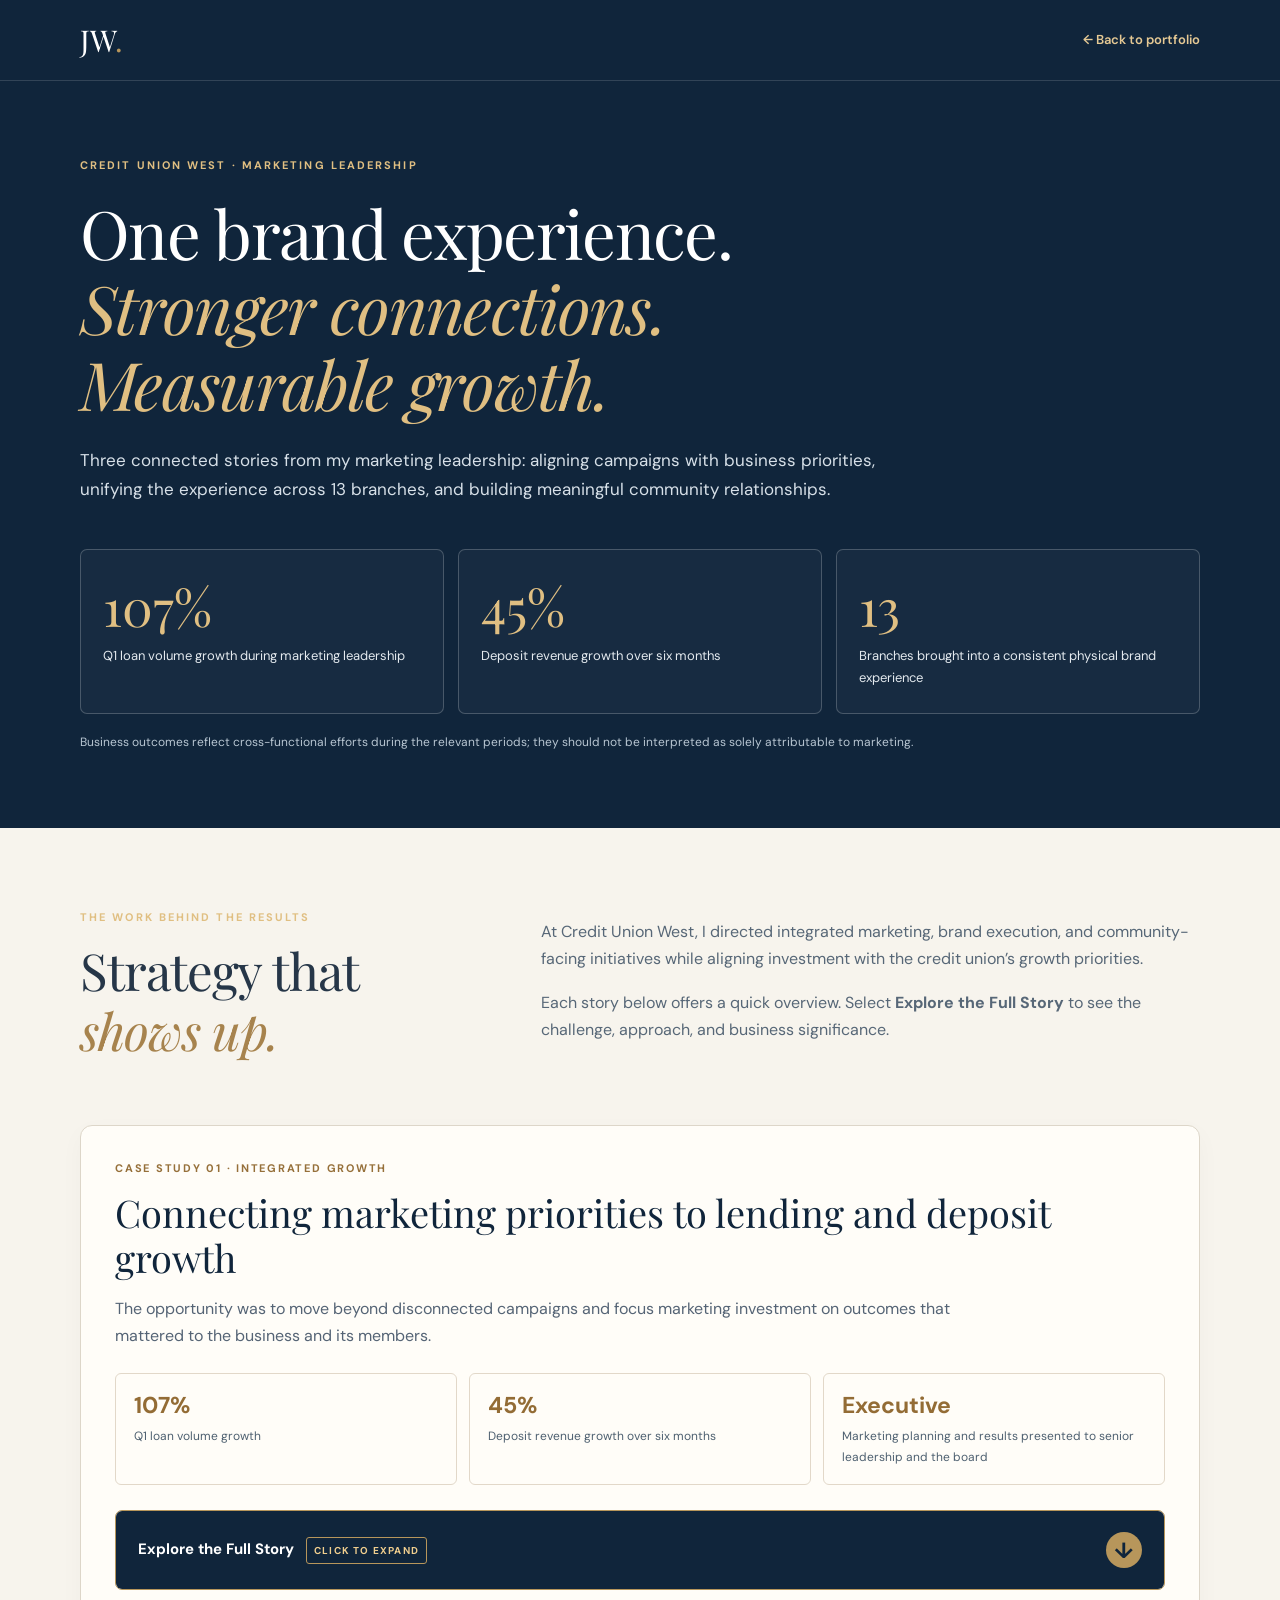
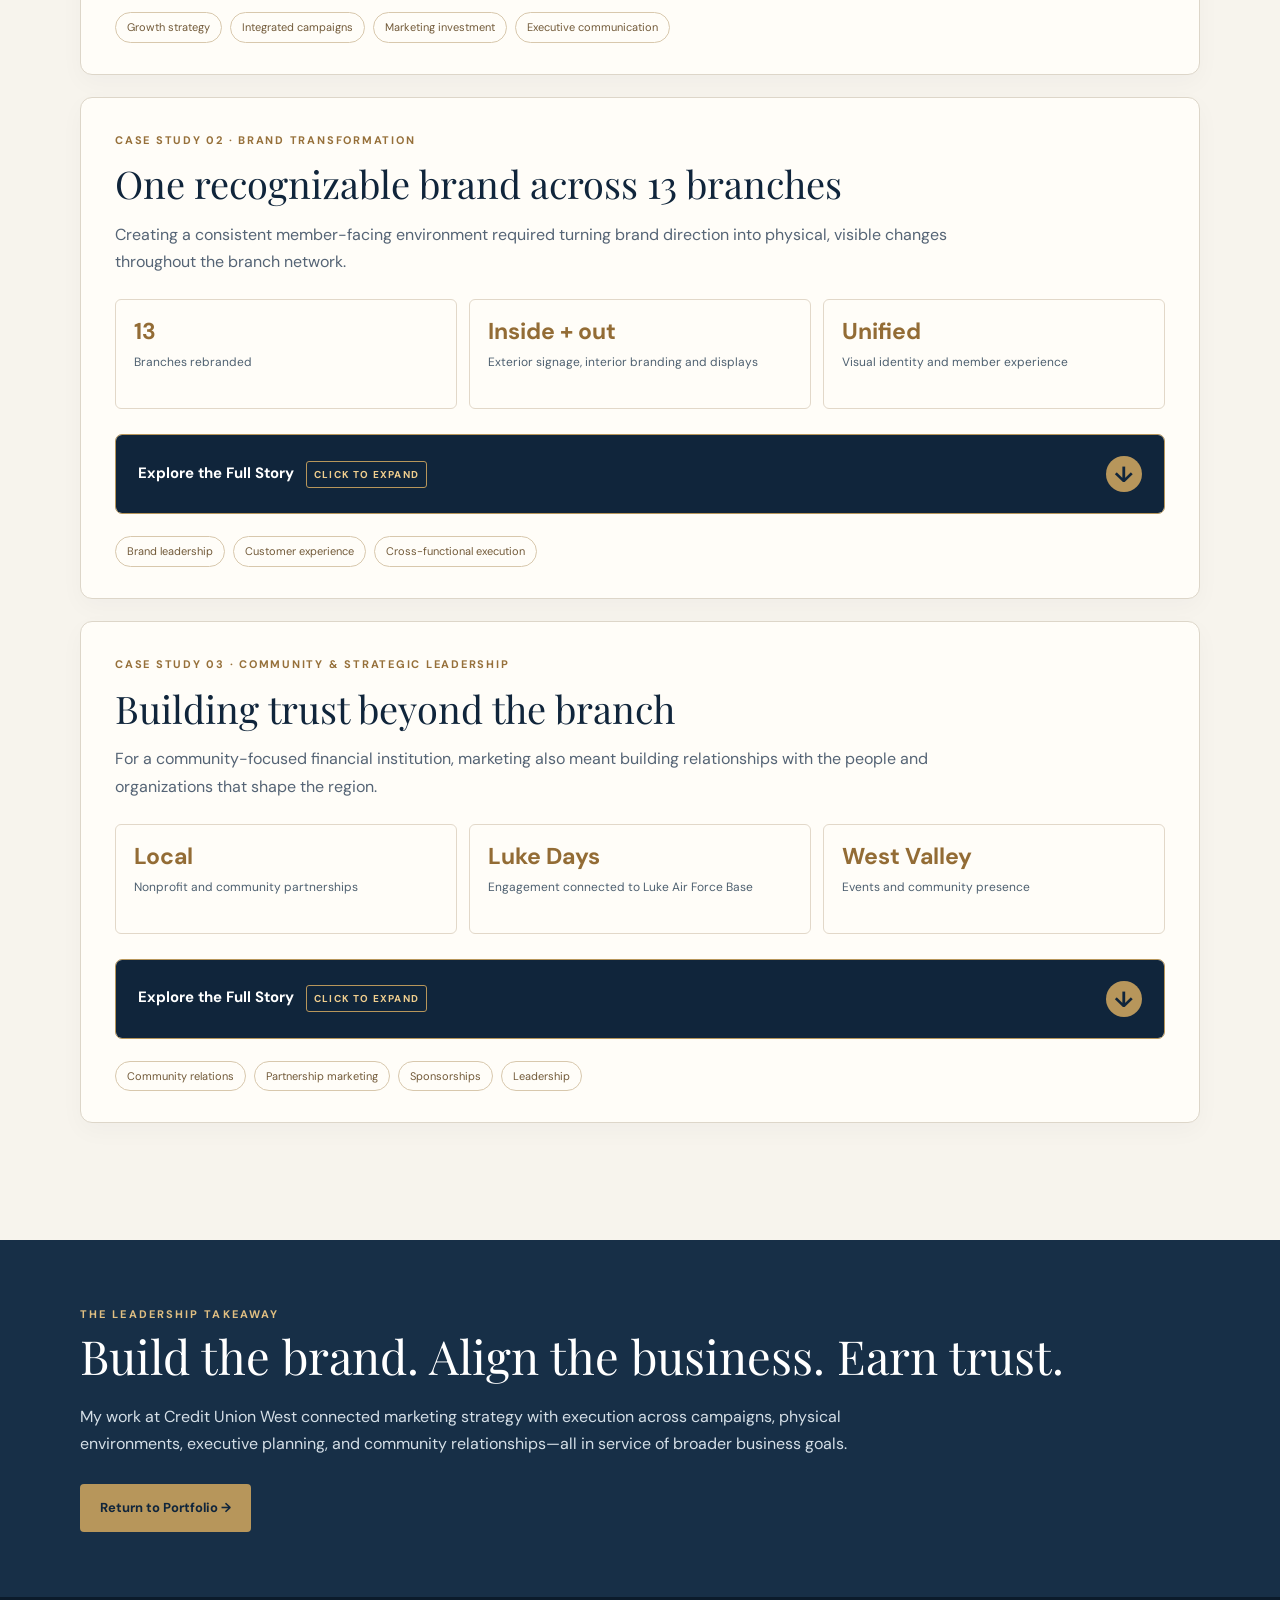
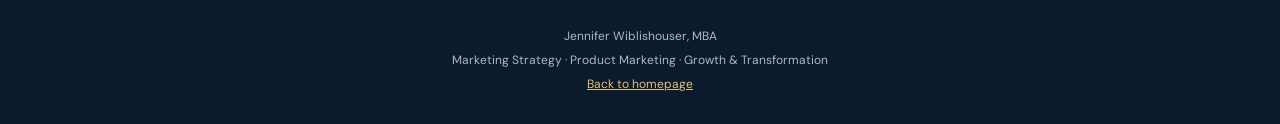
<file: credit-union-west.html>
<!doctype html>
<html lang="en">
<head>
<meta charset="utf-8">
<meta name="viewport" content="width=device-width, initial-scale=1">
<meta name="description" content="Credit Union West case studies: marketing-led brand transformation, integrated growth initiatives and community partnerships — Jennifer Wiblishouser.">
<title>Credit Union West | Jennifer Wiblishouser</title>
<link rel="preconnect" href="https://fonts.googleapis.com">
<link rel="preconnect" href="https://fonts.gstatic.com" crossorigin>
<link href="https://fonts.googleapis.com/css2?family=DM+Sans:wght@400;500;600;700&family=Playfair+Display:ital,wght@0,400;0,500;1,400&display=swap" rel="stylesheet">
<style>
:root{--navy:#10253b;--navy2:#172f47;--cream:#f7f4ed;--paper:#fffdf8;--gold:#b7965b;--gold-light:#e0bf82;--ink:#263648;--muted:#576777;--line:#ddd6c9}
*{box-sizing:border-box}html{scroll-behavior:smooth}body{margin:0;background:var(--cream);color:var(--ink);font:16px/1.7 'DM Sans',Arial,sans-serif}a{color:inherit}.wrap{width:min(1120px,calc(100% - 48px));margin:auto}.top{background:var(--navy);border-bottom:1px solid #ffffff24;color:#fff}.top .wrap{display:flex;align-items:center;justify-content:space-between;gap:20px;min-height:80px}.brand{font:30px 'Playfair Display',Georgia,serif;text-decoration:none}.brand span{color:var(--gold)}.back{color:#e5c994;text-decoration:none;font-size:13px;font-weight:600}.back:hover{text-decoration:underline}.hero{background:var(--navy);color:white;padding:75px 0 76px}.eyebrow,.kicker{color:var(--gold-light);font-size:11px;letter-spacing:.19em;text-transform:uppercase;font-weight:700}.hero h1{font:400 clamp(39px,5.5vw,67px)/1.13 'Playfair Display',Georgia,serif;letter-spacing:-.025em;max-width:880px;margin:20px 0 24px}.hero h1 em{color:var(--gold-light);font-weight:400}.hero .intro{font-size:17px;color:#d7e0e8;max-width:800px;margin:0}.hero-metrics{display:grid;grid-template-columns:repeat(3,minmax(0,1fr));gap:14px;margin-top:45px}.hero-metric{border:1px solid #ffffff36;background:#ffffff08;border-radius:7px;padding:24px 22px;min-height:160px}.hero-metric strong{font:400 clamp(40px,4vw,57px) 'Playfair Display',Georgia,serif;color:var(--gold-light);display:block;line-height:1.25}.hero-metric span{display:block;color:#e3e9ee;font-size:13px;margin-top:7px}.hero-note{font-size:12px;color:#b8c6d2;margin:18px 0 0;max-width:920px}.main{padding:80px 0 95px}.intro-grid{display:grid;grid-template-columns:.75fr 1.25fr;gap:65px;margin-bottom:52px}.intro-grid h2,.section-title{font:400 clamp(34px,4vw,51px)/1.18 'Playfair Display',Georgia,serif;letter-spacing:-.02em;margin:13px 0}.intro-grid h2 em,.section-title em{color:#a7834d}.intro-grid p{color:var(--muted);margin:10px 0 16px}.story{background:var(--paper);border:1px solid var(--line);border-radius:12px;margin:22px 0;overflow:hidden;box-shadow:0 8px 24px #10253b08}.story-top{padding:33px 34px 25px}.story-index{color:#96703a;font-size:11px;letter-spacing:.16em;font-weight:700}.story h3{font:400 clamp(27px,3vw,38px)/1.2 'Playfair Display',Georgia,serif;margin:12px 0 14px;color:var(--navy)}.story-lede{color:#556475;max-width:870px;margin:0 0 24px}.facts{display:grid;grid-template-columns:repeat(3,minmax(0,1fr));gap:12px}.fact{border:1px solid #e2d8c9;border-radius:6px;padding:17px 18px;min-height:110px}.fact strong{display:block;color:#936c35;font-size:23px;line-height:1.3}.fact span{display:block;color:#4e6070;font-size:12px;margin-top:5px}.expand{margin:0 34px 22px;border:1px solid var(--gold);border-radius:7px;overflow:hidden}.expand summary{list-style:none;cursor:pointer;display:flex;align-items:center;justify-content:space-between;gap:18px;background:var(--navy);color:#fff;padding:21px 22px;font-weight:700;font-size:15px}.expand summary::-webkit-details-marker{display:none}.expand summary:hover{background:#1b3651}.expand summary:focus-visible{outline:3px solid var(--gold-light);outline-offset:-4px}.hint{display:inline-block;border:1px solid var(--gold);color:#f0ce8e;border-radius:3px;font-size:10px;letter-spacing:.12em;padding:4px 7px;margin-left:12px;vertical-align:middle}.arrow{display:grid;place-items:center;flex:none;background:var(--gold);color:var(--navy);border-radius:50%;height:36px;width:36px;font-size:22px;transition:transform .2s}.expand[open] .arrow{transform:rotate(180deg)}.expand[open] .closed-label{display:none}.expand:not([open]) .open-label{display:none}.expanded{padding:25px 25px 28px;background:#fff}.expanded h4{color:var(--navy);font-size:15px;margin:20px 0 7px}.expanded h4:first-child{margin-top:0}.expanded p{color:#4c5c6d;margin:0 0 13px}.expanded ul{margin:0 0 15px;padding-left:21px;color:#4c5c6d}.expanded li{margin:5px 0}.tags{display:flex;flex-wrap:wrap;gap:8px;padding:0 34px 31px}.tag{border:1px solid #d8c8ad;color:#725a39;border-radius:20px;padding:5px 11px;font-size:11px}.closing{background:var(--navy2);color:#fff;padding:65px 0}.closing h2{font:400 clamp(32px,4vw,47px) 'Playfair Display',Georgia,serif;margin:0 0 15px}.closing p{color:#d4dee6;max-width:770px}.closing a{display:inline-block;margin-top:10px;background:var(--gold);color:var(--navy);text-decoration:none;font-size:13px;font-weight:700;padding:13px 20px;border-radius:4px}.footer{background:#0b1b2b;color:#aeb9c3;text-align:center;padding:25px 20px;font-size:12px}.footer a{color:#e1bf84}.footer p{margin:4px 0}@media(max-width:700px){.wrap{width:min(100% - 34px,1120px)}.top .wrap{min-height:68px}.hero{padding:50px 0}.hero-metrics,.facts,.intro-grid{grid-template-columns:1fr}.hero-metric{min-height:0}.intro-grid{gap:12px}.main{padding:55px 0}.story-top{padding:26px 20px 22px}.expand{margin:0 20px 20px}.expand summary{padding:17px 15px}.hint{display:block;margin:7px 0 0;width:max-content}.expanded{padding:20px 16px}.tags{padding:0 20px 25px}.facts{gap:9px}.fact{min-height:0}}@media(prefers-reduced-motion:reduce){html{scroll-behavior:auto}.arrow{transition:none}}
</style>
</head>
<body>
<a href="#main" style="position:absolute;left:-9999px" onfocus="this.style.left='12px'" onblur="this.style.left='-9999px'">Skip to main content</a>
<header class="top"><div class="wrap"><a class="brand" href="index.html" aria-label="Jennifer Wiblishouser homepage">JW<span>.</span></a><a class="back" href="index.html">← Back to portfolio</a></div></header>
<main id="main">
<section class="hero"><div class="wrap"><div class="eyebrow">Credit Union West · Marketing Leadership</div><h1>One brand experience.<br><em>Stronger connections. Measurable growth.</em></h1><p class="intro">Three connected stories from my marketing leadership: aligning campaigns with business priorities, unifying the experience across 13 branches, and building meaningful community relationships.</p>
<div class="hero-metrics"><div class="hero-metric"><strong>107%</strong><span>Q1 loan volume growth during marketing leadership</span></div><div class="hero-metric"><strong>45%</strong><span>Deposit revenue growth over six months</span></div><div class="hero-metric"><strong>13</strong><span>Branches brought into a consistent physical brand experience</span></div></div><p class="hero-note">Business outcomes reflect cross-functional efforts during the relevant periods; they should not be interpreted as solely attributable to marketing.</p></div></section>
<div class="main"><div class="wrap"><div class="intro-grid"><div><div class="kicker">The work behind the results</div><h2>Strategy that <em>shows up.</em></h2></div><div><p>At Credit Union West, I directed integrated marketing, brand execution, and community-facing initiatives while aligning investment with the credit union’s growth priorities.</p><p>Each story below offers a quick overview. Select <strong>Explore the Full Story</strong> to see the challenge, approach, and business significance.</p></div></div>
<article class="story"><div class="story-top"><div class="story-index">CASE STUDY 01 · INTEGRATED GROWTH</div><h3>Connecting marketing priorities to lending and deposit growth</h3><p class="story-lede">The opportunity was to move beyond disconnected campaigns and focus marketing investment on outcomes that mattered to the business and its members.</p><div class="facts"><div class="fact"><strong>107%</strong><span>Q1 loan volume growth</span></div><div class="fact"><strong>45%</strong><span>Deposit revenue growth over six months</span></div><div class="fact"><strong>Executive</strong><span>Marketing planning and results presented to senior leadership and the board</span></div></div></div><details class="expand"><summary><span><span class="closed-label">Explore the Full Story</span><span class="open-label">Close the Full Story</span><span class="hint closed-label">CLICK TO EXPAND</span></span><span class="arrow" aria-hidden="true">↓</span></summary><div class="expanded"><h4>The challenge</h4><p>Strengthen member acquisition, lending activity, and deposit growth while supporting the credit union’s wider expansion priorities.</p><h4>My approach</h4><ul><li>Directed integrated marketing initiatives around deposit growth, lending opportunities, and member acquisition.</li><li>Aligned campaign planning and marketing resource allocation with business priorities.</li><li>Led a full-service marketing team and communicated plans and results to executive leadership and the board.</li></ul><h4>Business outcomes</h4><p>During my tenure, Credit Union West reported 107% Q1 loan volume growth and 45% deposit revenue growth over six months. These are organizational results achieved alongside coordinated marketing and operational efforts.</p></div></details><div class="tags"><span class="tag">Growth strategy</span><span class="tag">Integrated campaigns</span><span class="tag">Marketing investment</span><span class="tag">Executive communication</span></div></article>
<article class="story"><div class="story-top"><div class="story-index">CASE STUDY 02 · BRAND TRANSFORMATION</div><h3>One recognizable brand across 13 branches</h3><p class="story-lede">Creating a consistent member-facing environment required turning brand direction into physical, visible changes throughout the branch network.</p><div class="facts"><div class="fact"><strong>13</strong><span>Branches rebranded</span></div><div class="fact"><strong>Inside + out</strong><span>Exterior signage, interior branding and displays</span></div><div class="fact"><strong>Unified</strong><span>Visual identity and member experience</span></div></div></div><details class="expand"><summary><span><span class="closed-label">Explore the Full Story</span><span class="open-label">Close the Full Story</span><span class="hint closed-label">CLICK TO EXPAND</span></span><span class="arrow" aria-hidden="true">↓</span></summary><div class="expanded"><h4>The challenge</h4><p>As the credit union prepared for expansion, its branches needed a more cohesive identity that members could recognize across locations.</p><h4>My approach</h4><ul><li>Led brand consistency efforts across all 13 branches.</li><li>Oversaw exterior signage, interior branding, printed marketing materials, and promotional displays.</li><li>Coordinated marketing priorities and execution to create a cohesive customer-facing experience.</li></ul><h4>The result</h4><p>A consistent physical and visual brand presence across the branch network, supporting recognition and a more unified member experience. No independent lift in brand awareness is claimed.</p></div></details><div class="tags"><span class="tag">Brand leadership</span><span class="tag">Customer experience</span><span class="tag">Cross-functional execution</span></div></article>
<article class="story"><div class="story-top"><div class="story-index">CASE STUDY 03 · COMMUNITY & STRATEGIC LEADERSHIP</div><h3>Building trust beyond the branch</h3><p class="story-lede">For a community-focused financial institution, marketing also meant building relationships with the people and organizations that shape the region.</p><div class="facts"><div class="fact"><strong>Local</strong><span>Nonprofit and community partnerships</span></div><div class="fact"><strong>Luke Days</strong><span>Engagement connected to Luke Air Force Base</span></div><div class="fact"><strong>West Valley</strong><span>Events and community presence</span></div></div></div><details class="expand"><summary><span><span class="closed-label">Explore the Full Story</span><span class="open-label">Close the Full Story</span><span class="hint closed-label">CLICK TO EXPAND</span></span><span class="arrow" aria-hidden="true">↓</span></summary><div class="expanded"><h4>The challenge</h4><p>Strengthen community visibility and relationships while ensuring sponsorships and outreach supported the institution’s broader marketing strategy.</p><h4>My approach</h4><ul><li>Led community relations and sponsorship initiatives involving nonprofits, military stakeholders, and local community partners.</li><li>Supported regional events including home shows, Paul's Car Wash benefiting Big Brothers Big Sisters, and Luke Days at Luke Air Force Base.</li><li>Worked with community and local-government stakeholders, including partnerships involving the Mayor of Glendale.</li></ul><h4>The contribution</h4><p>These programs helped Credit Union West connect with local audiences and reinforce its role as a community-focused financial institution. The source materials do not establish a separate numerical return for these partnerships.</p></div></details><div class="tags"><span class="tag">Community relations</span><span class="tag">Partnership marketing</span><span class="tag">Sponsorships</span><span class="tag">Leadership</span></div></article>
</div></div>
<section class="closing"><div class="wrap"><div class="kicker">The leadership takeaway</div><h2>Build the brand. Align the business. Earn trust.</h2><p>My work at Credit Union West connected marketing strategy with execution across campaigns, physical environments, executive planning, and community relationships—all in service of broader business goals.</p><a href="index.html">Return to Portfolio →</a></div></section>
</main><footer class="footer"><p>Jennifer Wiblishouser, MBA</p><p>Marketing Strategy · Product Marketing · Growth & Transformation</p><p><a href="index.html">Back to homepage</a></p></footer>
</body></html>
</file>
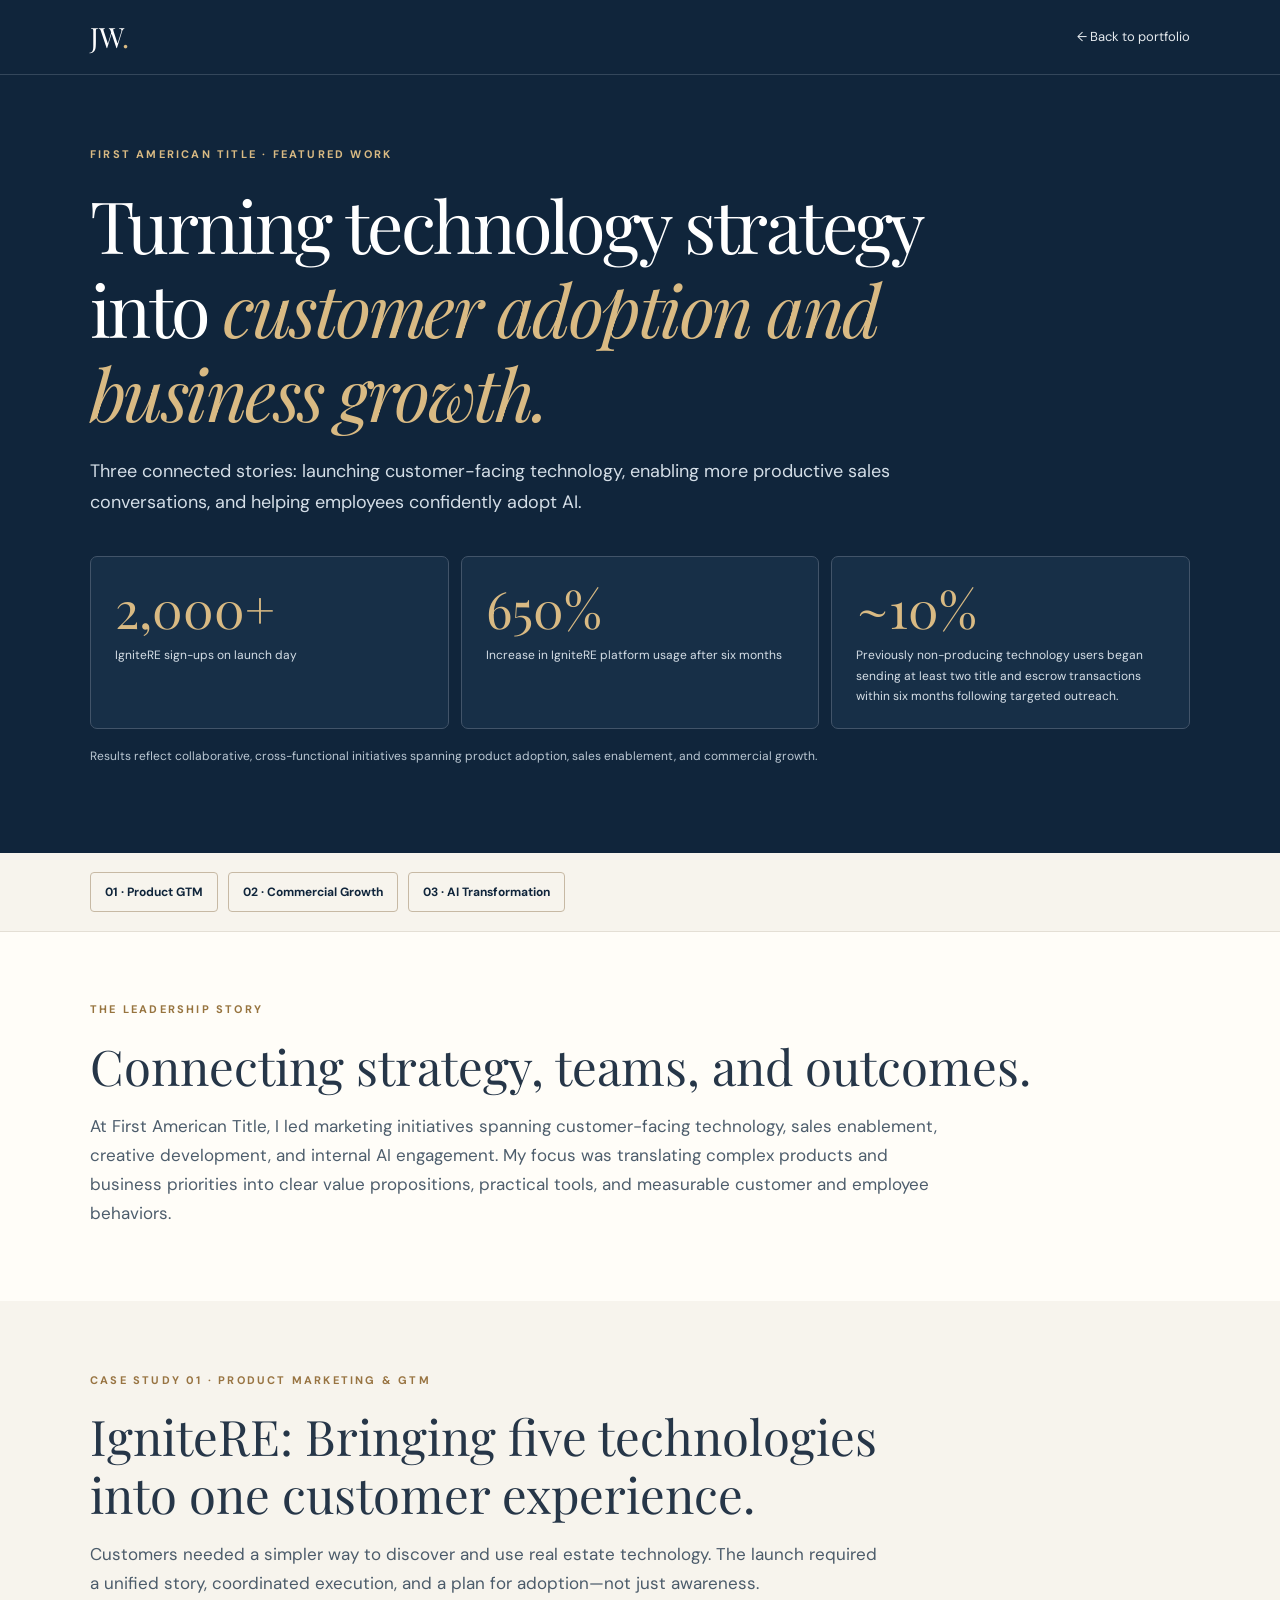
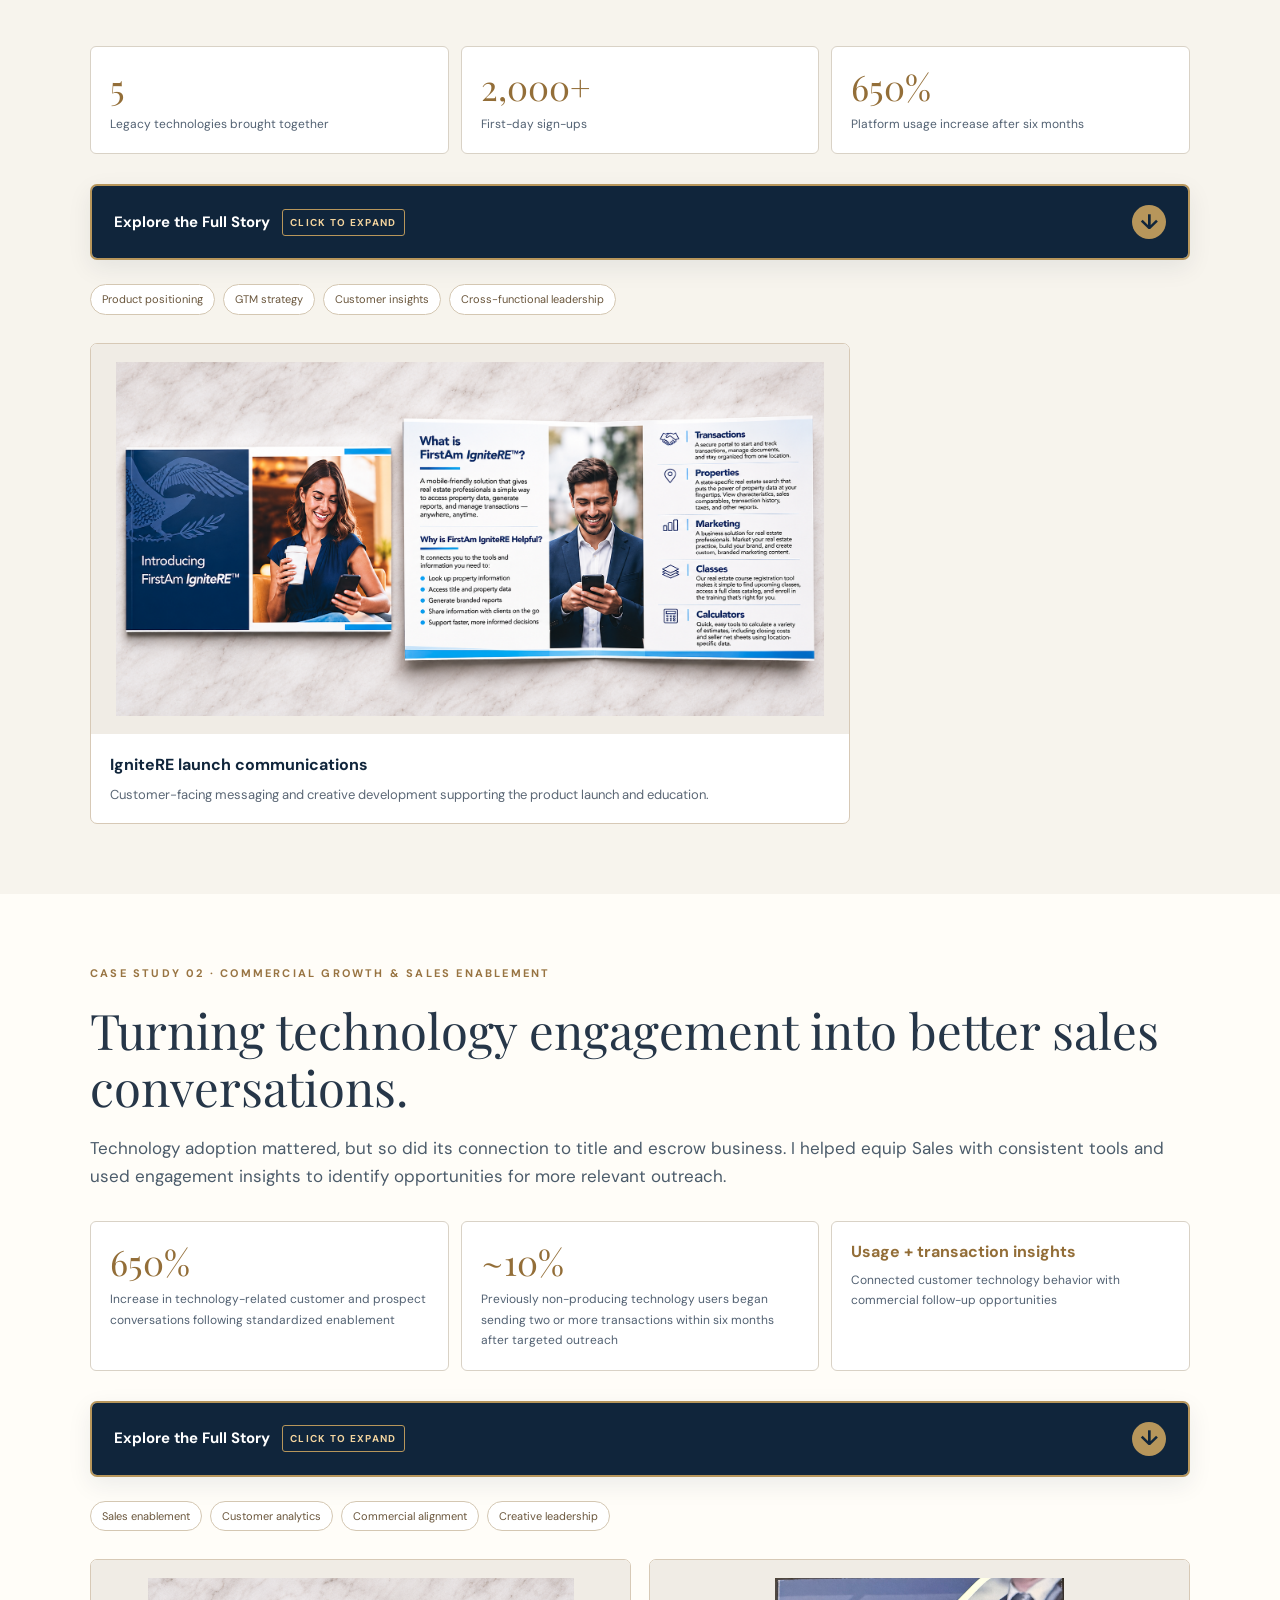
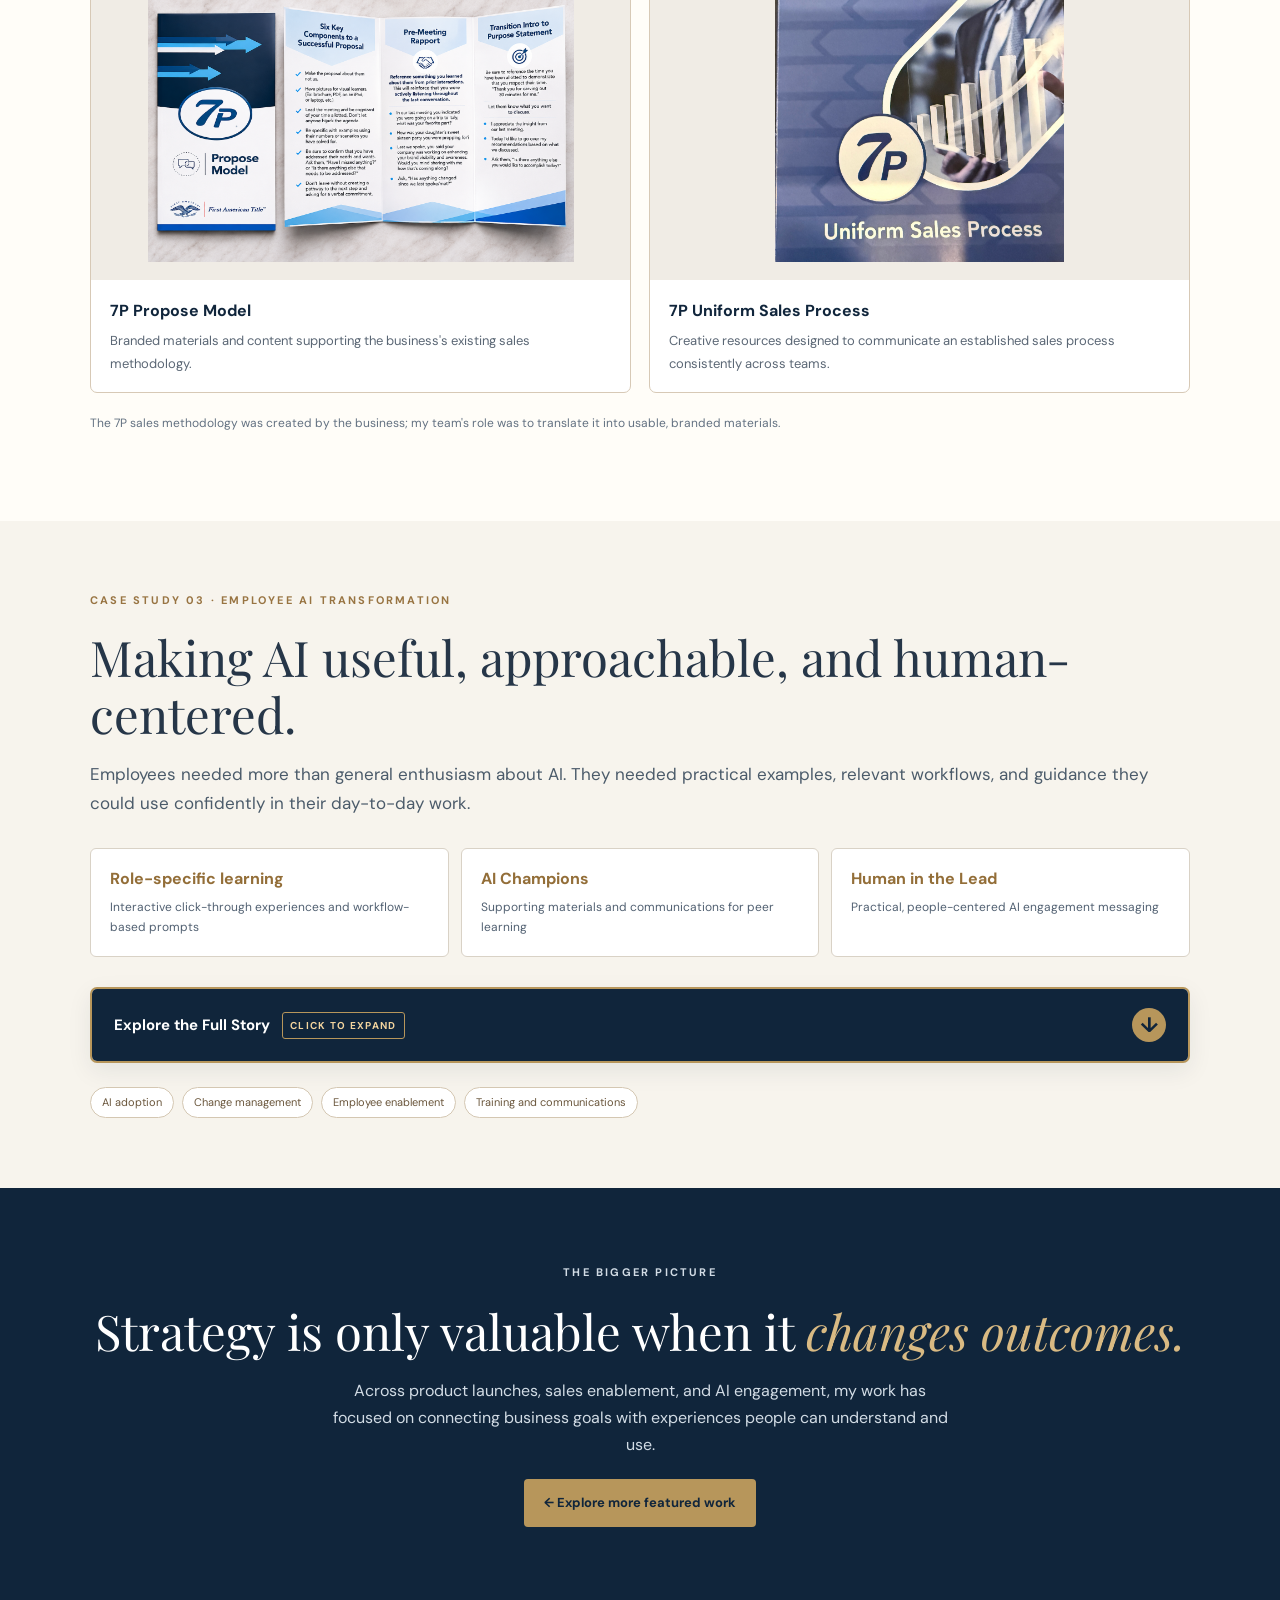
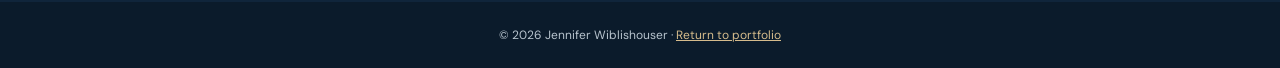
<file: first-american.html>
<!doctype html>
<html lang="en">
<head>
<meta charset="utf-8">
<meta name="viewport" content="width=device-width, initial-scale=1">
<meta name="description" content="First American Title case studies by Jennifer Wiblishouser: IgniteRE product marketing, commercial sales enablement, and employee AI transformation.">
<meta name="theme-color" content="#10253b">
<title>First American Title Case Studies | Jennifer Wiblishouser</title>
<link rel="preconnect" href="https://fonts.googleapis.com">
<link rel="preconnect" href="https://fonts.gstatic.com" crossorigin>
<link href="https://fonts.googleapis.com/css2?family=DM+Sans:wght@400;500;600;700&family=Playfair+Display:ital,wght@0,400;0,500;1,400;1,500&display=swap" rel="stylesheet">
<style>
:root{--navy:#10253b;--navy2:#172f47;--cream:#f7f4ed;--paper:#fffdf8;--gold:#b7965b;--gold-light:#d9ba83;--ink:#263648;--muted:#657180;--line:#e4dfd5}
*{box-sizing:border-box}html{scroll-behavior:smooth}body{margin:0;background:var(--paper);color:var(--ink);font:16px/1.7 'DM Sans',Arial,sans-serif}a{color:inherit}.container{width:min(1100px,calc(100% - 48px));margin:auto}.skip{position:absolute;top:-100px;left:12px;padding:10px;background:white;color:black;z-index:20}.skip:focus{top:12px}
h1,h2,h3{font-family:'Playfair Display',Georgia,serif;font-weight:400;line-height:1.17}h1{font-size:clamp(40px,5.8vw,72px);max-width:960px;margin:18px 0 22px;letter-spacing:-.035em}h2{font-size:clamp(31px,4vw,49px);margin:10px 0 18px}h3{font-size:clamp(25px,3vw,34px);margin:8px 0 16px}h1 em,h2 em{color:var(--gold-light)}p{margin:0 0 18px}.eyebrow{font-size:11px;letter-spacing:.2em;text-transform:uppercase;font-weight:700;color:var(--gold-light)}.topbar{background:var(--navy);border-bottom:1px solid #34475b}.topbar-inner{display:flex;align-items:center;justify-content:space-between;gap:16px;min-height:74px}.brand{font-family:'Playfair Display',Georgia,serif;color:white;text-decoration:none;font-size:28px}.brand span{color:var(--gold-light)}.back{color:#e4e9ed;font-size:13px;text-decoration:none}.back:hover,.back:focus-visible{color:var(--gold-light)}
.hero{background:var(--navy);color:white;padding:70px 0 68px}.hero-intro{max-width:820px;color:#d4dee7;font-size:18px}.hero-metrics{display:grid;grid-template-columns:repeat(3,minmax(0,1fr));gap:12px;margin-top:38px}.hero-metric{padding:22px 24px;border:1px solid #425469;background:#172f47;border-radius:7px}.hero-metric strong{display:block;font-family:'Playfair Display',Georgia,serif;font-weight:400;font-size:clamp(32px,4vw,51px);line-height:1.15;color:var(--gold-light)}.hero-metric span{display:block;font-size:12px;color:#d5dee6;margin-top:8px}.hero-note{font-size:12px;color:#bac7d2;margin-top:17px;max-width:900px}
.jump{background:var(--cream);border-bottom:1px solid var(--line)}.jump-inner{display:flex;gap:10px;flex-wrap:wrap;padding:19px 0}.jump a{display:inline-block;text-decoration:none;border:1px solid #c7b9a4;padding:9px 14px;border-radius:4px;font-size:12px;font-weight:700;color:var(--navy)}.jump a:hover{background:#eadfcf}.intro{padding:68px 0 55px}.intro p:last-child{max-width:850px;font-size:17px;color:#4d5d6c}.section{padding:70px 0}.section.alt{background:var(--cream)}.case-head{display:flex;align-items:start;justify-content:space-between;gap:32px}.case-copy{max-width:790px}.case-num{color:#987442;font-size:11px;letter-spacing:.2em;font-weight:700;text-transform:uppercase}.case-lede{font-size:17px;color:#4b5b6a}.case-metrics{display:grid;grid-template-columns:repeat(3,minmax(0,1fr));gap:12px;margin:30px 0}.metric{border:1px solid #d9d2c6;border-radius:6px;background:white;padding:19px}.metric strong{display:block;font-family:'Playfair Display',Georgia,serif;font-size:35px;font-weight:400;color:#936e38;line-height:1.2}.metric span{display:block;font-size:12px;color:#526172;margin-top:6px}.metric.textual strong{font-family:'DM Sans',Arial,sans-serif;font-size:16px;font-weight:700;line-height:1.4}.case-details{border:1px solid #d6cabb;border-radius:7px;background:#fff;overflow:hidden;margin-top:25px}.case-details summary{cursor:pointer;list-style:none;display:flex;align-items:center;justify-content:space-between;gap:18px;padding:18px 22px;color:var(--navy);font-weight:700}.case-details summary::-webkit-details-marker{display:none}.case-details summary::after{content:'+';font-size:25px;color:#9c753d;font-weight:400}.case-details[open] summary::after{content:'−'}.details-content{padding:0 22px 22px;border-top:1px solid #ece6db}.details-grid{display:grid;grid-template-columns:1fr 1fr;gap:30px;margin-top:24px}.details-grid h4{margin:0 0 8px;color:#9a723d;font-size:12px;letter-spacing:.12em;text-transform:uppercase}.details-grid p,.details-grid li{font-size:14px;color:#48596b}.details-grid ul{padding-left:20px;margin:0}.details-grid li{margin-bottom:8px}.tags{display:flex;flex-wrap:wrap;gap:8px;margin:24px 0 0}.tags span{border:1px solid #d4c7b2;border-radius:100px;padding:5px 11px;font-size:11px;color:#6a563c;background:#fff}.gallery{display:grid;grid-template-columns:repeat(2,minmax(0,1fr));gap:18px;margin-top:28px}.gallery figure{margin:0;border:1px solid #d7c9b6;border-radius:7px;background:white;overflow:hidden}.gallery figure.feature{grid-column:1/-1;max-width:760px}.image-mat{height:320px;padding:18px;background:#f0ece5;display:flex;align-items:center;justify-content:center}.gallery figure.feature .image-mat{height:390px}.image-mat img{display:block;max-width:100%;max-height:100%;object-fit:contain}.gallery figcaption{padding:17px 19px}.gallery figcaption strong{display:block;color:var(--navy);font-weight:700;margin-bottom:6px}.gallery figcaption p{font-size:13px;color:#5b6775;margin:0}.context-note{margin-top:20px;font-size:12px;color:#637181}.closing{padding:75px 0;background:var(--navy);color:white;text-align:center}.closing p{color:#d2dce5;max-width:620px;margin:0 auto 20px}.button{display:inline-block;text-decoration:none;padding:13px 20px;background:var(--gold);color:var(--navy);font-weight:700;font-size:13px;border-radius:4px}.button:hover{background:#d0af77}.footer{background:#0b1b2b;color:#b8c4ce;text-align:center;font-size:12px;padding:23px}.footer a{color:#d6bc8c}:focus-visible{outline:3px solid var(--gold);outline-offset:3px}
@media(max-width:760px){.container{width:min(100% - 32px,1100px)}.hero{padding:50px 0}.hero-metrics,.case-metrics{grid-template-columns:1fr}.hero-metric{padding:16px}.hero-metric strong{font-size:36px}.case-head{display:block}.details-grid,.gallery{grid-template-columns:1fr}.gallery figure.feature{grid-column:auto}.image-mat,.gallery figure.feature .image-mat{height:300px}.section{padding:54px 0}.intro{padding:54px 0 30px}}
@media(prefers-reduced-motion:reduce){html{scroll-behavior:auto}}

/* Prominent, accessible expandable case-study controls */
.case-details{border:2px solid var(--gold);box-shadow:0 8px 24px rgba(16,37,59,.08)}
.case-details summary{background:var(--navy);color:#fff;padding:19px 22px;gap:14px;transition:background .2s ease}
.case-details summary:hover{background:#203d58}
.case-details summary:focus-visible{outline:3px solid var(--gold-light);outline-offset:-4px}
.case-details summary .summary-label{display:flex;align-items:center;gap:12px;flex-wrap:wrap;font-size:15px}
.case-details summary .summary-hint{font-size:10px;letter-spacing:.13em;text-transform:uppercase;color:#f3d49e;border:1px solid #b7965b;border-radius:3px;padding:4px 7px;white-space:nowrap}
.case-details summary::after{content:'↓';display:inline-flex;align-items:center;justify-content:center;flex:none;width:34px;height:34px;border-radius:50%;background:var(--gold);color:var(--navy);font:700 21px/1 'DM Sans',Arial,sans-serif}
.case-details[open] summary::after{content:'↑'}
.case-details[open] .summary-action{font-size:0}
.case-details[open] .summary-action::after{content:"Close the Full Story";font-size:15px}
.case-details[open] .summary-hint{display:none}
.case-details[open] summary{background:#203d58}
.case-details .details-content{padding-top:20px}
@media(prefers-reduced-motion:reduce){.case-details summary{transition:none}}
</style>
</head>
<body>
<a class="skip" href="#main">Skip to content</a>
<header class="topbar"><div class="container topbar-inner"><a class="brand" href="index.html" aria-label="Jennifer Wiblishouser homepage">JW<span>.</span></a><a class="back" href="index.html#impact">← Back to portfolio</a></div></header>
<main id="main">
<section class="hero"><div class="container"><p class="eyebrow">First American Title · Featured work</p><h1>Turning technology strategy into <em>customer adoption and business growth.</em></h1><p class="hero-intro">Three connected stories: launching customer-facing technology, enabling more productive sales conversations, and helping employees confidently adopt AI.</p><div class="hero-metrics"><div class="hero-metric"><strong>2,000+</strong><span>IgniteRE sign-ups on launch day</span></div><div class="hero-metric"><strong>650%</strong><span>Increase in IgniteRE platform usage after six months</span></div><div class="hero-metric"><strong>~10%</strong><span>Previously non-producing technology users began sending at least two title and escrow transactions within six months following targeted outreach.
</span></div></div><p class="hero-note">Results reflect collaborative, cross-functional initiatives spanning product adoption, sales enablement, and commercial growth.</p></div></section>
<nav class="jump" aria-label="Case studies"><div class="container jump-inner"><a href="#product-gtm">01 · Product GTM</a><a href="#commercial-growth">02 · Commercial Growth</a><a href="#ai-transformation">03 · AI Transformation</a></div></nav>
<section class="intro"><div class="container"><p class="eyebrow" style="color:#97743f">The leadership story</p><h2>Connecting strategy, teams, and outcomes.</h2><p>At First American Title, I led marketing initiatives spanning customer-facing technology, sales enablement, creative development, and internal AI engagement. My focus was translating complex products and business priorities into clear value propositions, practical tools, and measurable customer and employee behaviors.</p></div></section>
<section class="section alt" id="product-gtm"><div class="container"><div class="case-head"><div class="case-copy"><p class="case-num">Case study 01 · Product marketing &amp; GTM</p><h2>IgniteRE: Bringing five technologies into one customer experience.</h2><p class="case-lede">Customers needed a simpler way to discover and use real estate technology. The launch required a unified story, coordinated execution, and a plan for adoption—not just awareness.</p></div></div><div class="case-metrics"><div class="metric"><strong>5</strong><span>Legacy technologies brought together</span></div><div class="metric"><strong>2,000+</strong><span>First-day sign-ups</span></div><div class="metric"><strong>650%</strong><span>Platform usage increase after six months</span></div></div><details class="case-details"><summary><span class="summary-label"><span class="summary-action">Explore the Full Story</span><span class="summary-hint">Click to expand</span></span></summary><div class="details-content"><div class="details-grid"><div><h4>Strategy and leadership</h4><ul><li>Developed customer-focused positioning and launch communications for the unified experience.</li><li>Aligned Product, Sales, technology, and marketing stakeholders around shared launch priorities.</li><li>Used customer feedback, competitive insights, and testing to refine messaging and adoption support.</li></ul></div><div><h4>What changed</h4><p>The launch generated more than 2,000 sign-ups on day one. Platform usage increased 650% over the following six months, reflecting the combined work of the product and go-to-market teams.</p><p>My broader voice-of-customer work helped surface friction points and inform product improvements.</p></div></div></div></details><div class="tags"><span>Product positioning</span><span>GTM strategy</span><span>Customer insights</span><span>Cross-functional leadership</span></div><div class="gallery"><figure class="feature"><div class="image-mat"><img src="assets/images/FirstAm IgniteRE Brochure Mockup.png" alt="First American IgniteRE introductory brochure mockup" loading="lazy"></div><figcaption><strong>IgniteRE launch communications</strong><p>Customer-facing messaging and creative development supporting the product launch and education.</p></figcaption></figure></div></div></section>
<section class="section" id="commercial-growth"><div class="container"><p class="case-num">Case study 02 · Commercial growth &amp; sales enablement</p><h2>Turning technology engagement into better sales conversations.</h2><p class="case-lede">Technology adoption mattered, but so did its connection to title and escrow business. I helped equip Sales with consistent tools and used engagement insights to identify opportunities for more relevant outreach.</p><div class="case-metrics"><div class="metric"><strong>650%</strong><span>Increase in technology-related customer and prospect conversations following standardized enablement</span></div><div class="metric"><strong>~10%</strong><span>Previously non-producing technology users began sending two or more transactions within six months after targeted outreach</span></div><div class="metric textual"><strong>Usage + transaction insights</strong><span>Connected customer technology behavior with commercial follow-up opportunities</span></div></div><details class="case-details"><summary><span class="summary-label"><span class="summary-action">Explore the Full Story</span><span class="summary-hint">Click to expand</span></span></summary><div class="details-content"><div class="details-grid"><div><h4>Strategy and execution</h4><ul><li>Introduced standardized sales enablement toolkits to make technology-related customer conversations more consistent.</li><li>Analyzed technology usage alongside title and escrow order activity to identify customers who might benefit from targeted engagement.</li><li>Led creative and content teams developing practical resources for established sales processes.</li></ul></div><div><h4>What changed</h4><p>Technology-related customer and prospect conversations increased 650% after the enablement rollout. In a separate targeted outreach effort, approximately 10% of previously non-producing technology users began sending at least two transactions within six months.</p><p>These are program-associated outcomes, not claims that marketing alone caused every transaction.</p></div></div></div></details><div class="tags"><span>Sales enablement</span><span>Customer analytics</span><span>Commercial alignment</span><span>Creative leadership</span></div><div class="gallery"><figure><div class="image-mat"><img src="assets/images/Professional Propose Model Brochure.png" alt="First American Title 7P Propose Model brochure" loading="lazy"></div><figcaption><strong>7P Propose Model</strong><p>Branded materials and content supporting the business's existing sales methodology.</p></figcaption></figure><figure><div class="image-mat"><img src="assets/images/IMG_8583.jpeg" alt="First American Title 7P Uniform Sales Process material" loading="lazy"></div><figcaption><strong>7P Uniform Sales Process</strong><p>Creative resources designed to communicate an established sales process consistently across teams.</p></figcaption></figure></div><p class="context-note">The 7P sales methodology was created by the business; my team's role was to translate it into usable, branded materials.</p></div></section>
<section class="section alt" id="ai-transformation"><div class="container"><p class="case-num">Case study 03 · Employee AI transformation</p><h2>Making AI useful, approachable, and human-centered.</h2><p class="case-lede">Employees needed more than general enthusiasm about AI. They needed practical examples, relevant workflows, and guidance they could use confidently in their day-to-day work.</p><div class="case-metrics"><div class="metric textual"><strong>Role-specific learning</strong><span>Interactive click-through experiences and workflow-based prompts</span></div><div class="metric textual"><strong>AI Champions</strong><span>Supporting materials and communications for peer learning</span></div><div class="metric textual"><strong>Human in the Lead</strong><span>Practical, people-centered AI engagement messaging</span></div></div><details class="case-details"><summary><span class="summary-label"><span class="summary-action">Explore the Full Story</span><span class="summary-hint">Click to expand</span></span></summary><div class="details-content"><div class="details-grid"><div><h4>Strategy and execution</h4><ul><li>Collaborated with my team on interactive experiences connecting business-unit workflows to ready-to-use prompts.</li><li>Developed quick-start guidance, communications, and learning resources to reduce barriers to experimentation.</li><li>Supported AI Champions and internal engagement efforts that emphasized human judgment and useful outcomes.</li></ul></div><div><h4>What this demonstrates</h4><p>Experience leading employee-facing AI communications and change enablement: making unfamiliar capabilities understandable, relevant, and easier to adopt.</p><p>This was internal AI engagement—not a claim of selling external AI products or owning a quantified enterprise-wide adoption result.</p></div></div></div></details><div class="tags"><span>AI adoption</span><span>Change management</span><span>Employee enablement</span><span>Training and communications</span></div></div></section>
<section class="closing"><div class="container"><p class="eyebrow">The bigger picture</p><h2>Strategy is only valuable when it <em>changes outcomes.</em></h2><p>Across product launches, sales enablement, and AI engagement, my work has focused on connecting business goals with experiences people can understand and use.</p><a class="button" href="index.html#impact">← Explore more featured work</a></div></section>
</main><footer class="footer">© 2026 Jennifer Wiblishouser · <a href="index.html">Return to portfolio</a></footer>
</body>
</html>
</file>
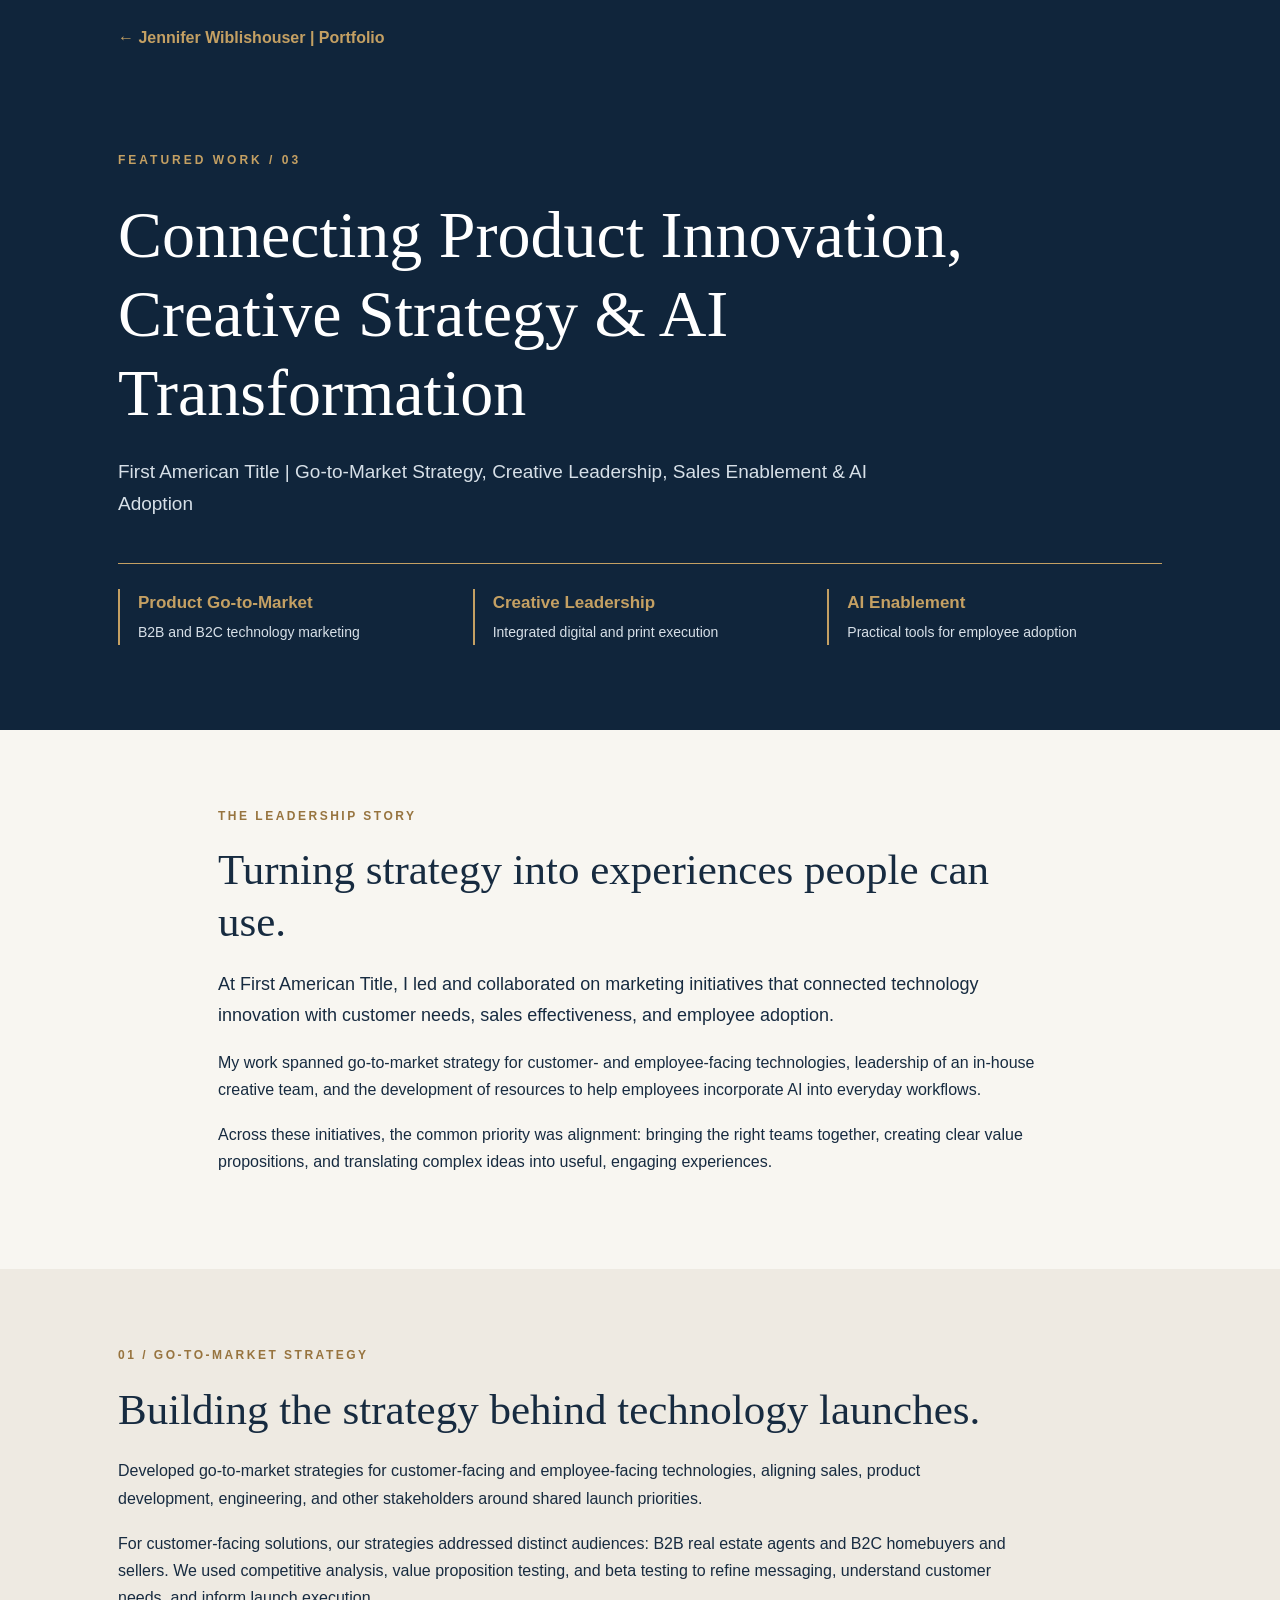
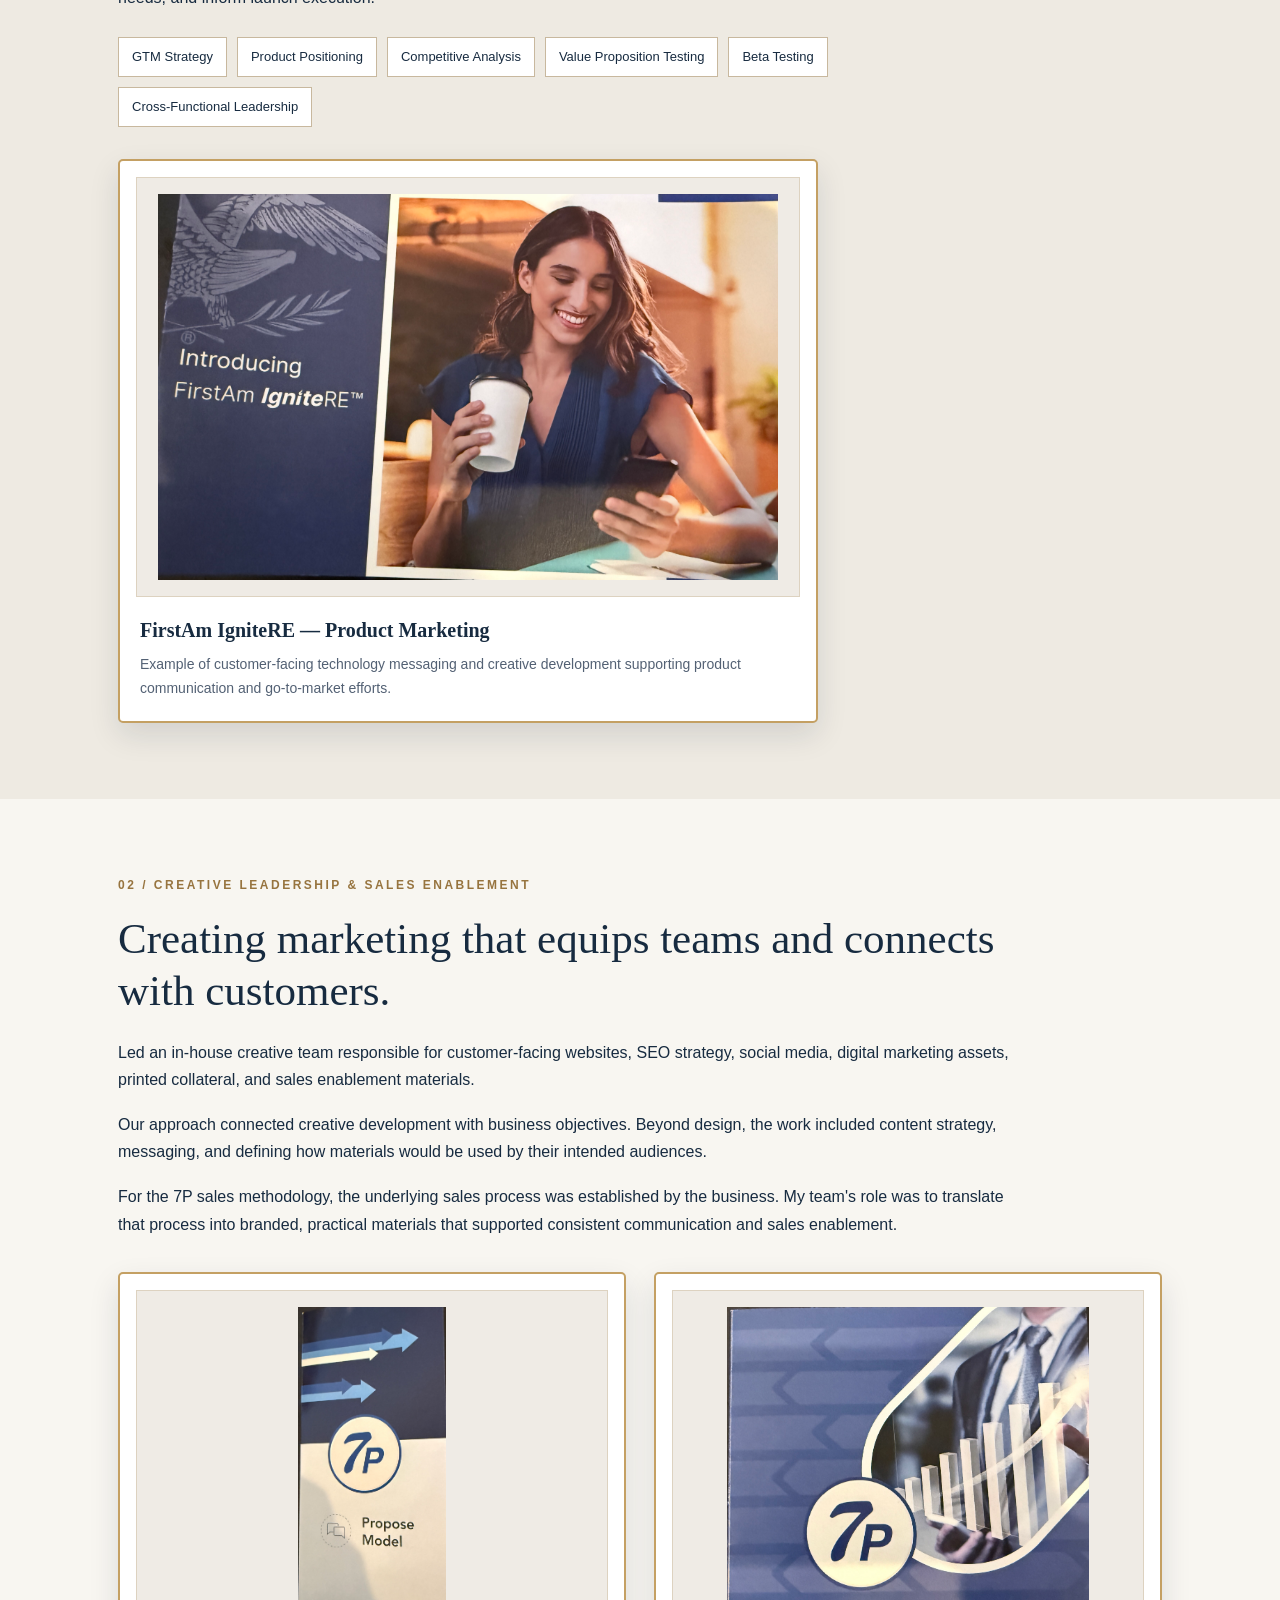
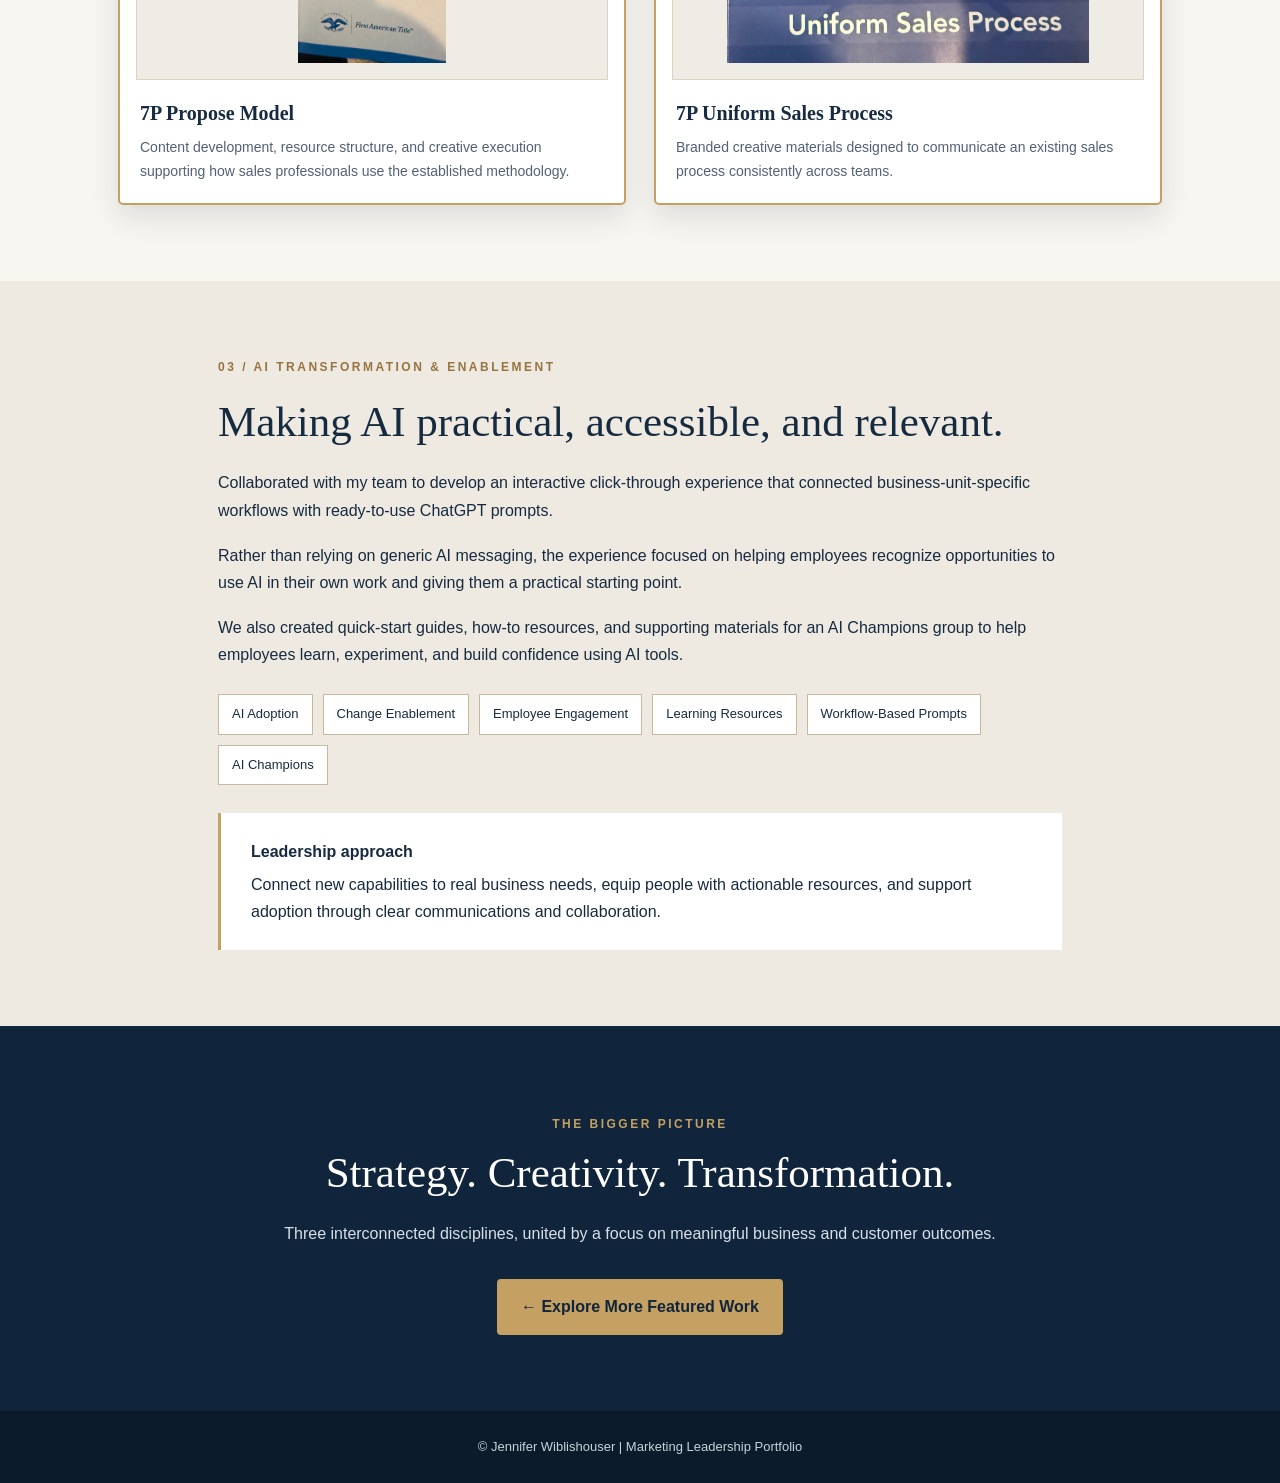
<file: first-american.OLD.html>
<!DOCTYPE html>
<html lang="en">
<head>
<meta charset="UTF-8">
<meta name="viewport" content="width=device-width, initial-scale=1">
<meta name="description" content="First American Title marketing leadership case study by Jennifer Wiblishouser: go-to-market strategy, creative leadership, sales enablement and AI transformation.">
<title>First American Title | Jennifer Wiblishouser</title>
<style>
  :root {
    --navy: #10253b;
    --navy-light: #19334d;
    --gold: #c4a063;
    --ivory: #f8f6f1;
    --ink: #172b40;
    --muted: #536174;
  }
  * { box-sizing: border-box; }
  html { scroll-behavior: smooth; }
  body {
    margin: 0;
    background: var(--ivory);
    color: var(--ink);
    font-family: Arial, Helvetica, sans-serif;
    line-height: 1.7;
  }
  a { color: inherit; }
  .container { max-width: 1100px; margin: auto; padding: 0 28px; }
  .topbar { background: var(--navy); padding: 24px 0; }
  .topbar a { color: var(--gold); text-decoration: none; font-weight: bold; }
  .hero { background: var(--navy); color: white; padding: 75px 0 85px; }
  .eyebrow { color: var(--gold); font-size: 12px; font-weight: bold; letter-spacing: 3px; text-transform: uppercase; }
  h1, h2, h3 { font-family: Georgia, 'Times New Roman', serif; line-height: 1.2; }
  h1 { font-size: clamp(40px, 6vw, 66px); font-weight: normal; max-width: 920px; margin: 24px 0; }
  h2 { font-size: clamp(30px, 4vw, 43px); font-weight: normal; margin: 10px 0 22px; }
  h3 { font-size: 24px; font-weight: normal; margin: 12px 0; }
  .hero-subtitle { color: #d7e0e8; font-size: 19px; max-width: 800px; }
  .hero-rule { border-top: 1px solid var(--gold); margin: 42px 0 25px; }
  .pillars { display: grid; grid-template-columns: repeat(3,1fr); gap: 20px; }
  .pillar { border-left: 2px solid var(--gold); padding-left: 18px; }
  .pillar strong { display: block; color: var(--gold); font-size: 17px; }
  .pillar span { color: #d7e0e8; font-size: 14px; }
  section { padding: 76px 0; }
  .intro { max-width: 850px; font-size: 18px; }
  .section-label { color: #97743f; text-transform: uppercase; letter-spacing: 2.5px; font-size: 12px; font-weight: bold; }
  .section-alt { background: #eeeae2; }
  .content { max-width: 900px; }
  .content p { margin: 0 0 18px; }
  .capabilities { display: flex; flex-wrap: wrap; gap: 10px; margin-top: 26px; }
  .capabilities span { padding: 8px 13px; border: 1px solid #c8b89e; font-size: 13px; background: #fff; }
  .gallery { display: grid; grid-template-columns: repeat(2,1fr); gap: 28px; margin-top: 34px; }
  figure {
    margin: 0;
    background: #fff;
    padding: 16px;
    border: 2px solid var(--gold);
    border-radius: 5px;
    box-shadow: 0 12px 30px rgba(16,37,59,.12);
  }
  .image-mat {
    background: #efebe5;
    border: 1px solid #ddd2c0;
    padding: 16px;
    height: 390px;
    display: flex;
    align-items: center;
    justify-content: center;
  }
  .image-mat img { max-width: 100%; max-height: 100%; object-fit: contain; display: block; }
  figcaption { padding: 16px 4px 4px; }
  figcaption strong { display: block; font-family: Georgia, serif; font-size: 20px; margin-bottom: 6px; }
  figcaption p { color: var(--muted); margin: 0; font-size: 14px; }
  .feature-image { max-width: 700px; margin-top: 32px; }
  .feature-image .image-mat { height: 420px; }
  .callout { border-left: 3px solid var(--gold); background: #fff; padding: 25px 30px; margin-top: 28px; }
  .callout strong { display: block; margin-bottom: 6px; }
  .closing { background: var(--navy); color: white; text-align: center; }
  .closing p { color: #d7e0e8; }
  .button { display: inline-block; background: var(--gold); color: var(--navy); padding: 14px 24px; text-decoration: none; font-weight: bold; border-radius: 4px; margin-top: 16px; }
  footer { background: #0b1b2b; color: #c7d2dc; text-align: center; padding: 25px; font-size: 13px; }
  @media(max-width: 720px) {
    .pillars, .gallery { grid-template-columns: 1fr; }
    section { padding: 52px 0; }
    .hero { padding: 45px 0 60px; }
    .image-mat, .feature-image .image-mat { height: 330px; }
  }
</style>
</head>
<body>

<header class="topbar">
  <div class="container">
    <a href="index.html">← Jennifer Wiblishouser | Portfolio</a>
  </div>
</header>

<main>
<section class="hero">
  <div class="container">
    <div class="eyebrow">Featured Work / 03</div>
    <h1>Connecting Product Innovation, Creative Strategy &amp; AI Transformation</h1>
    <p class="hero-subtitle">First American Title | Go-to-Market Strategy, Creative Leadership, Sales Enablement &amp; AI Adoption</p>
    <div class="hero-rule"></div>
    <div class="pillars">
      <div class="pillar"><strong>Product Go-to-Market</strong><span>B2B and B2C technology marketing</span></div>
      <div class="pillar"><strong>Creative Leadership</strong><span>Integrated digital and print execution</span></div>
      <div class="pillar"><strong>AI Enablement</strong><span>Practical tools for employee adoption</span></div>
    </div>
  </div>
</section>

<section>
  <div class="container content">
    <p class="section-label">The Leadership Story</p>
    <h2>Turning strategy into experiences people can use.</h2>
    <p class="intro">At First American Title, I led and collaborated on marketing initiatives that connected technology innovation with customer needs, sales effectiveness, and employee adoption.</p>
    <p>My work spanned go-to-market strategy for customer- and employee-facing technologies, leadership of an in-house creative team, and the development of resources to help employees incorporate AI into everyday workflows.</p>
    <p>Across these initiatives, the common priority was alignment: bringing the right teams together, creating clear value propositions, and translating complex ideas into useful, engaging experiences.</p>
  </div>
</section>

<section class="section-alt">
  <div class="container">
    <div class="content">
      <p class="section-label">01 / Go-to-Market Strategy</p>
      <h2>Building the strategy behind technology launches.</h2>
      <p>Developed go-to-market strategies for customer-facing and employee-facing technologies, aligning sales, product development, engineering, and other stakeholders around shared launch priorities.</p>
      <p>For customer-facing solutions, our strategies addressed distinct audiences: B2B real estate agents and B2C homebuyers and sellers. We used competitive analysis, value proposition testing, and beta testing to refine messaging, understand customer needs, and inform launch execution.</p>
      <div class="capabilities">
        <span>GTM Strategy</span><span>Product Positioning</span><span>Competitive Analysis</span><span>Value Proposition Testing</span><span>Beta Testing</span><span>Cross-Functional Leadership</span>
      </div>
    </div>
    <figure class="feature-image">
      <div class="image-mat">
        <img src="assets/images/IMG_8586.jpeg" alt="FirstAm IgniteRE introductory marketing material" loading="lazy">
      </div>
      <figcaption>
        <strong>FirstAm IgniteRE — Product Marketing</strong>
        <p>Example of customer-facing technology messaging and creative development supporting product communication and go-to-market efforts.</p>
      </figcaption>
    </figure>
  </div>
</section>

<section>
  <div class="container">
    <div class="content">
      <p class="section-label">02 / Creative Leadership &amp; Sales Enablement</p>
      <h2>Creating marketing that equips teams and connects with customers.</h2>
      <p>Led an in-house creative team responsible for customer-facing websites, SEO strategy, social media, digital marketing assets, printed collateral, and sales enablement materials.</p>
      <p>Our approach connected creative development with business objectives. Beyond design, the work included content strategy, messaging, and defining how materials would be used by their intended audiences.</p>
      <p>For the 7P sales methodology, the underlying sales process was established by the business. My team's role was to translate that process into branded, practical materials that supported consistent communication and sales enablement.</p>
    </div>

    <div class="gallery">
      <figure>
        <div class="image-mat">
          <img src="assets/images/IMG_8584.jpeg" alt="First American Title 7P Propose Model material" loading="lazy">
        </div>
        <figcaption>
          <strong>7P Propose Model</strong>
          <p>Content development, resource structure, and creative execution supporting how sales professionals use the established methodology.</p>
        </figcaption>
      </figure>

      <figure>
        <div class="image-mat">
          <img src="assets/images/IMG_8583.jpeg" alt="First American Title 7P Uniform Sales Process material" loading="lazy">
        </div>
        <figcaption>
          <strong>7P Uniform Sales Process</strong>
          <p>Branded creative materials designed to communicate an existing sales process consistently across teams.</p>
        </figcaption>
      </figure>
    </div>
  </div>
</section>

<section class="section-alt">
  <div class="container content">
    <p class="section-label">03 / AI Transformation &amp; Enablement</p>
    <h2>Making AI practical, accessible, and relevant.</h2>
    <p>Collaborated with my team to develop an interactive click-through experience that connected business-unit-specific workflows with ready-to-use ChatGPT prompts.</p>
    <p>Rather than relying on generic AI messaging, the experience focused on helping employees recognize opportunities to use AI in their own work and giving them a practical starting point.</p>
    <p>We also created quick-start guides, how-to resources, and supporting materials for an AI Champions group to help employees learn, experiment, and build confidence using AI tools.</p>
    <div class="capabilities">
      <span>AI Adoption</span><span>Change Enablement</span><span>Employee Engagement</span><span>Learning Resources</span><span>Workflow-Based Prompts</span><span>AI Champions</span>
    </div>
    <div class="callout">
      <strong>Leadership approach</strong>
      Connect new capabilities to real business needs, equip people with actionable resources, and support adoption through clear communications and collaboration.
    </div>
  </div>
</section>

<section class="closing">
  <div class="container">
    <p class="section-label" style="color:#c4a063;">The Bigger Picture</p>
    <h2>Strategy. Creativity. Transformation.</h2>
    <p>Three interconnected disciplines, united by a focus on meaningful business and customer outcomes.</p>
    <a class="button" href="index.html#impact">← Explore More Featured Work</a>
  </div>
</section>
</main>

<footer>
  © Jennifer Wiblishouser | Marketing Leadership Portfolio
</footer>

</body>
</html>
</file>
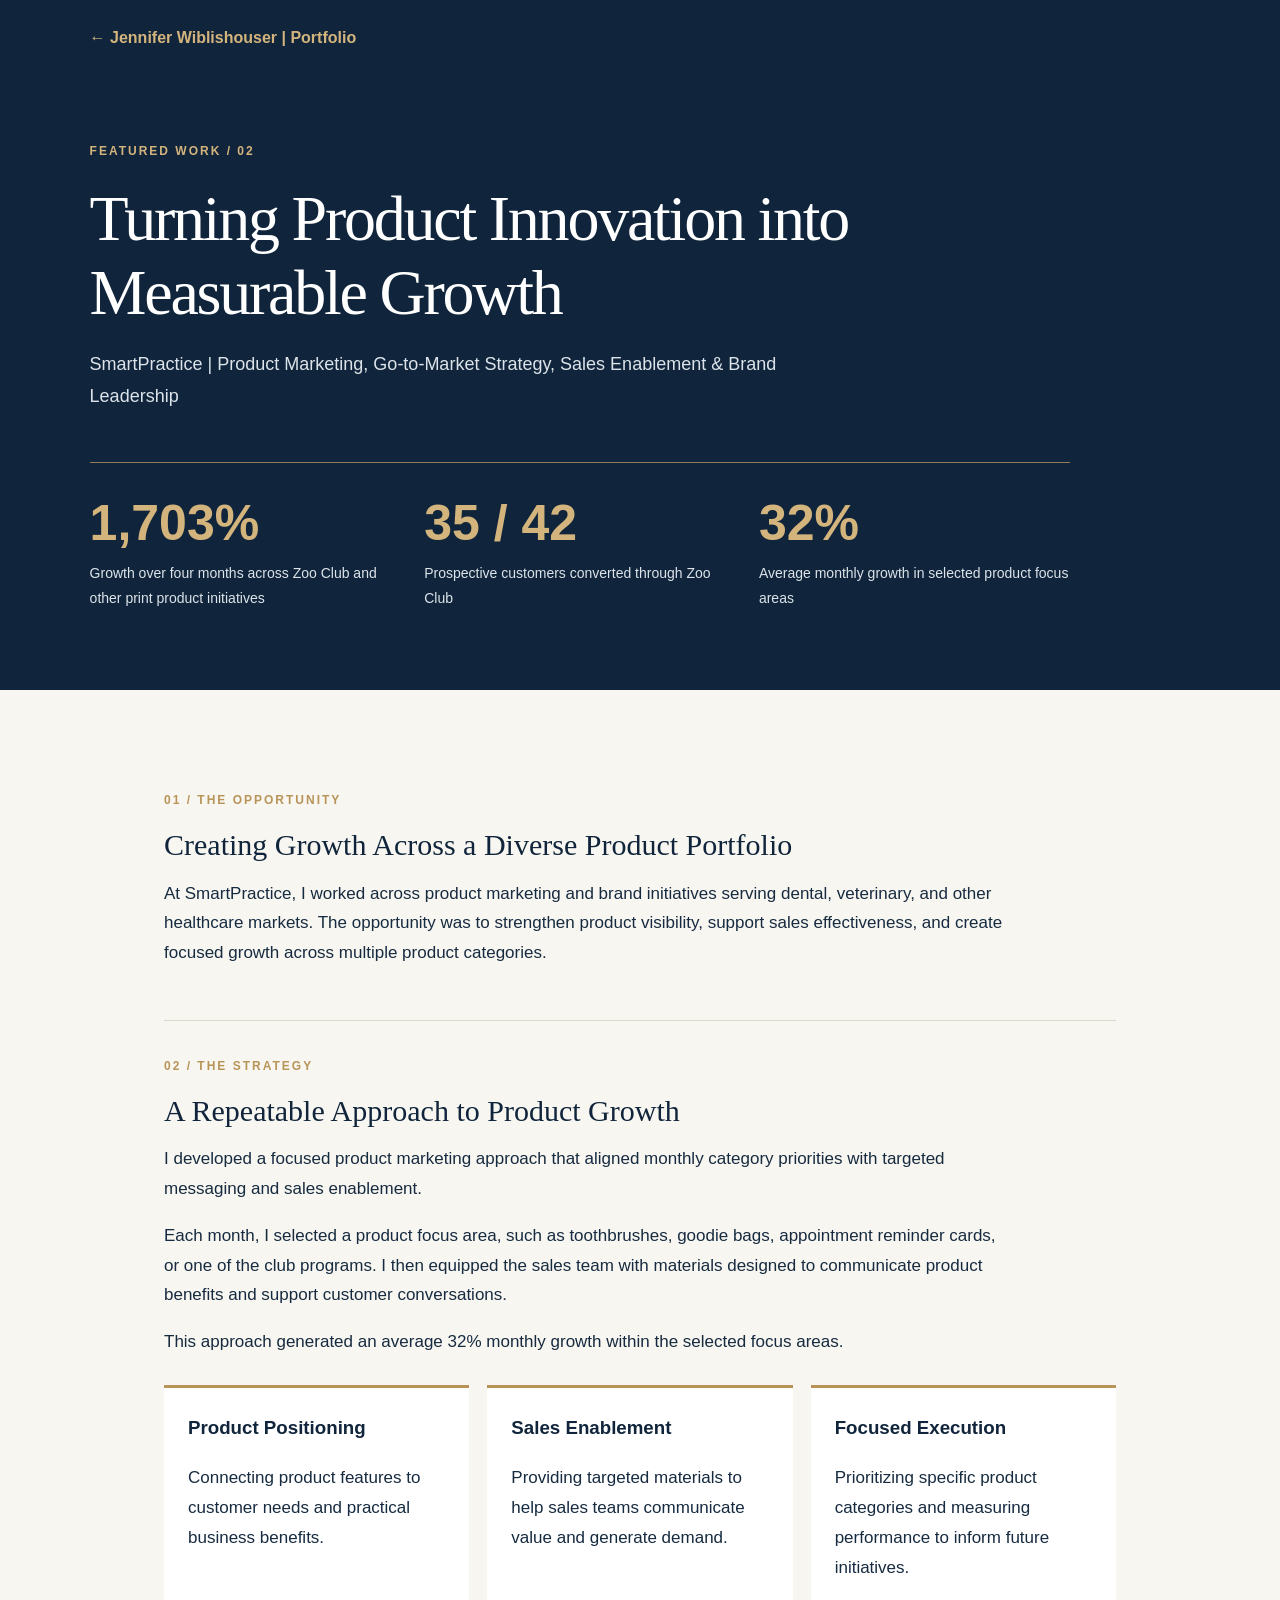
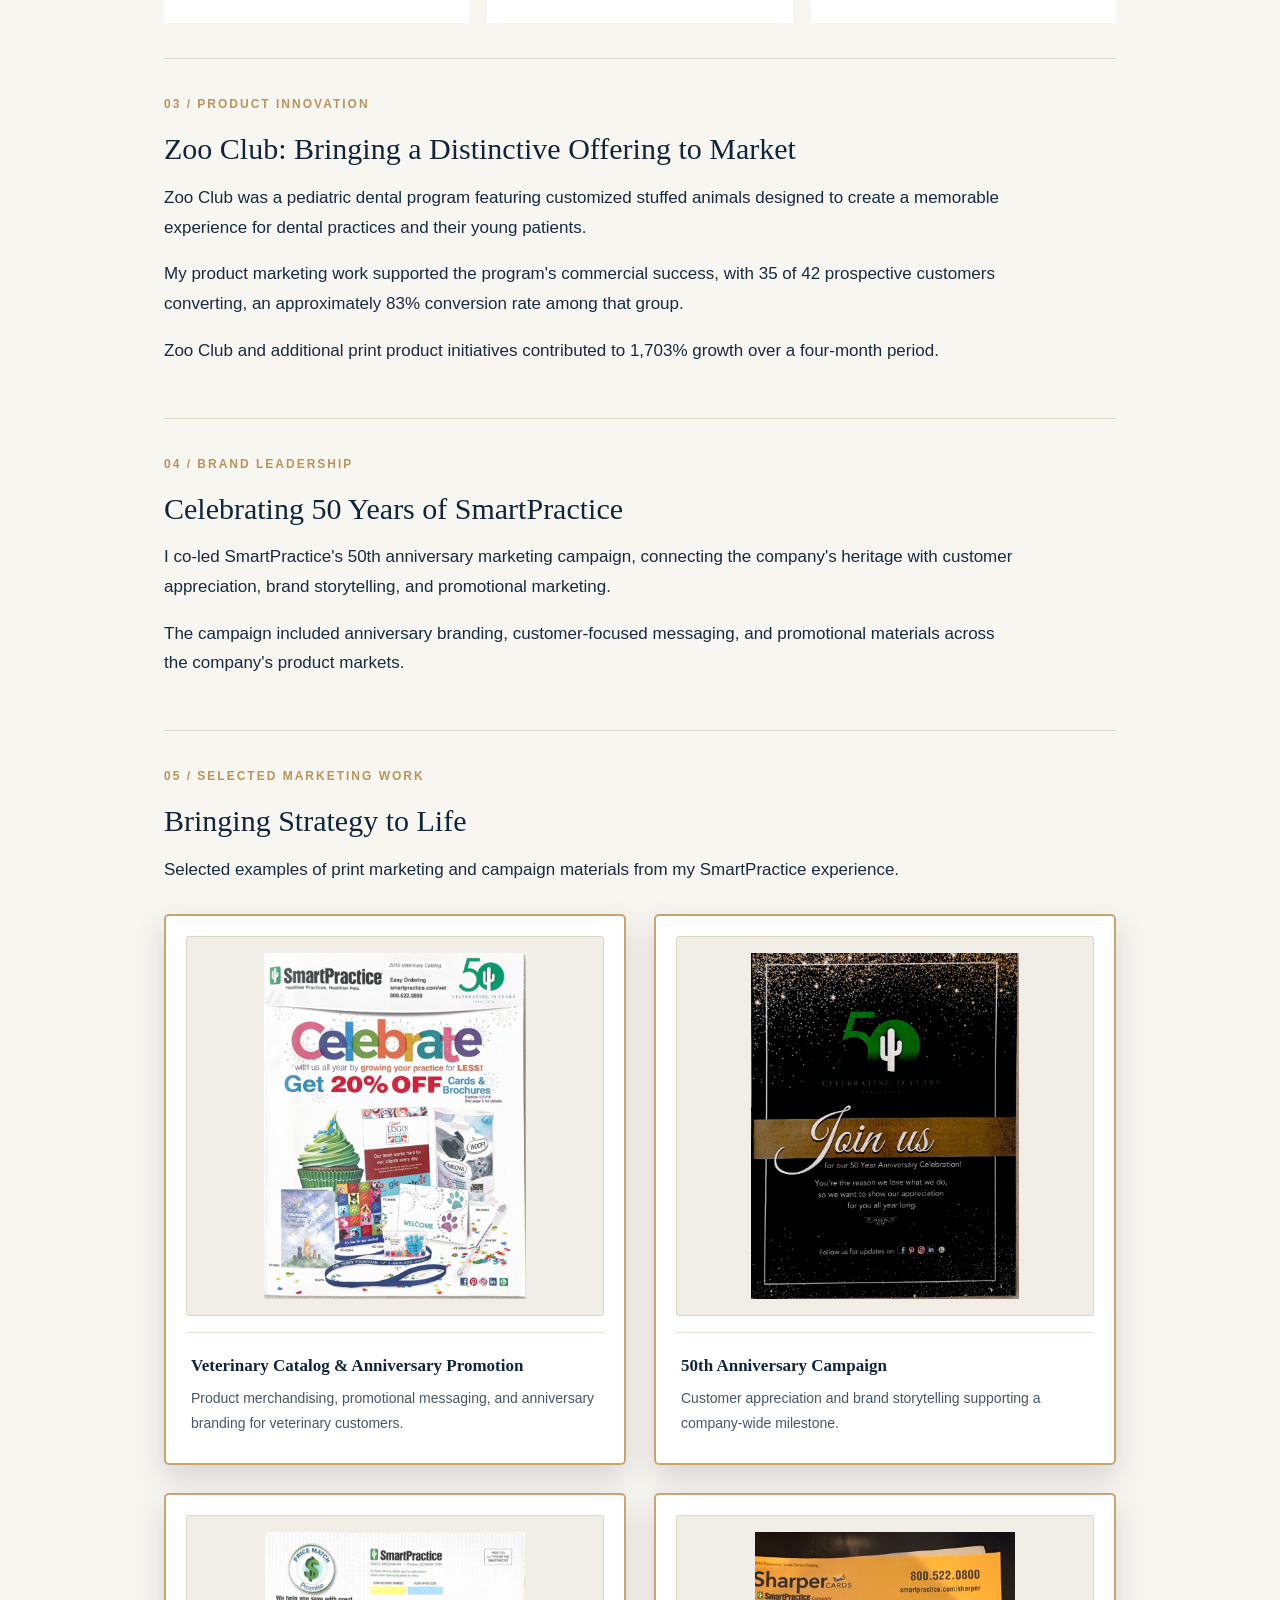
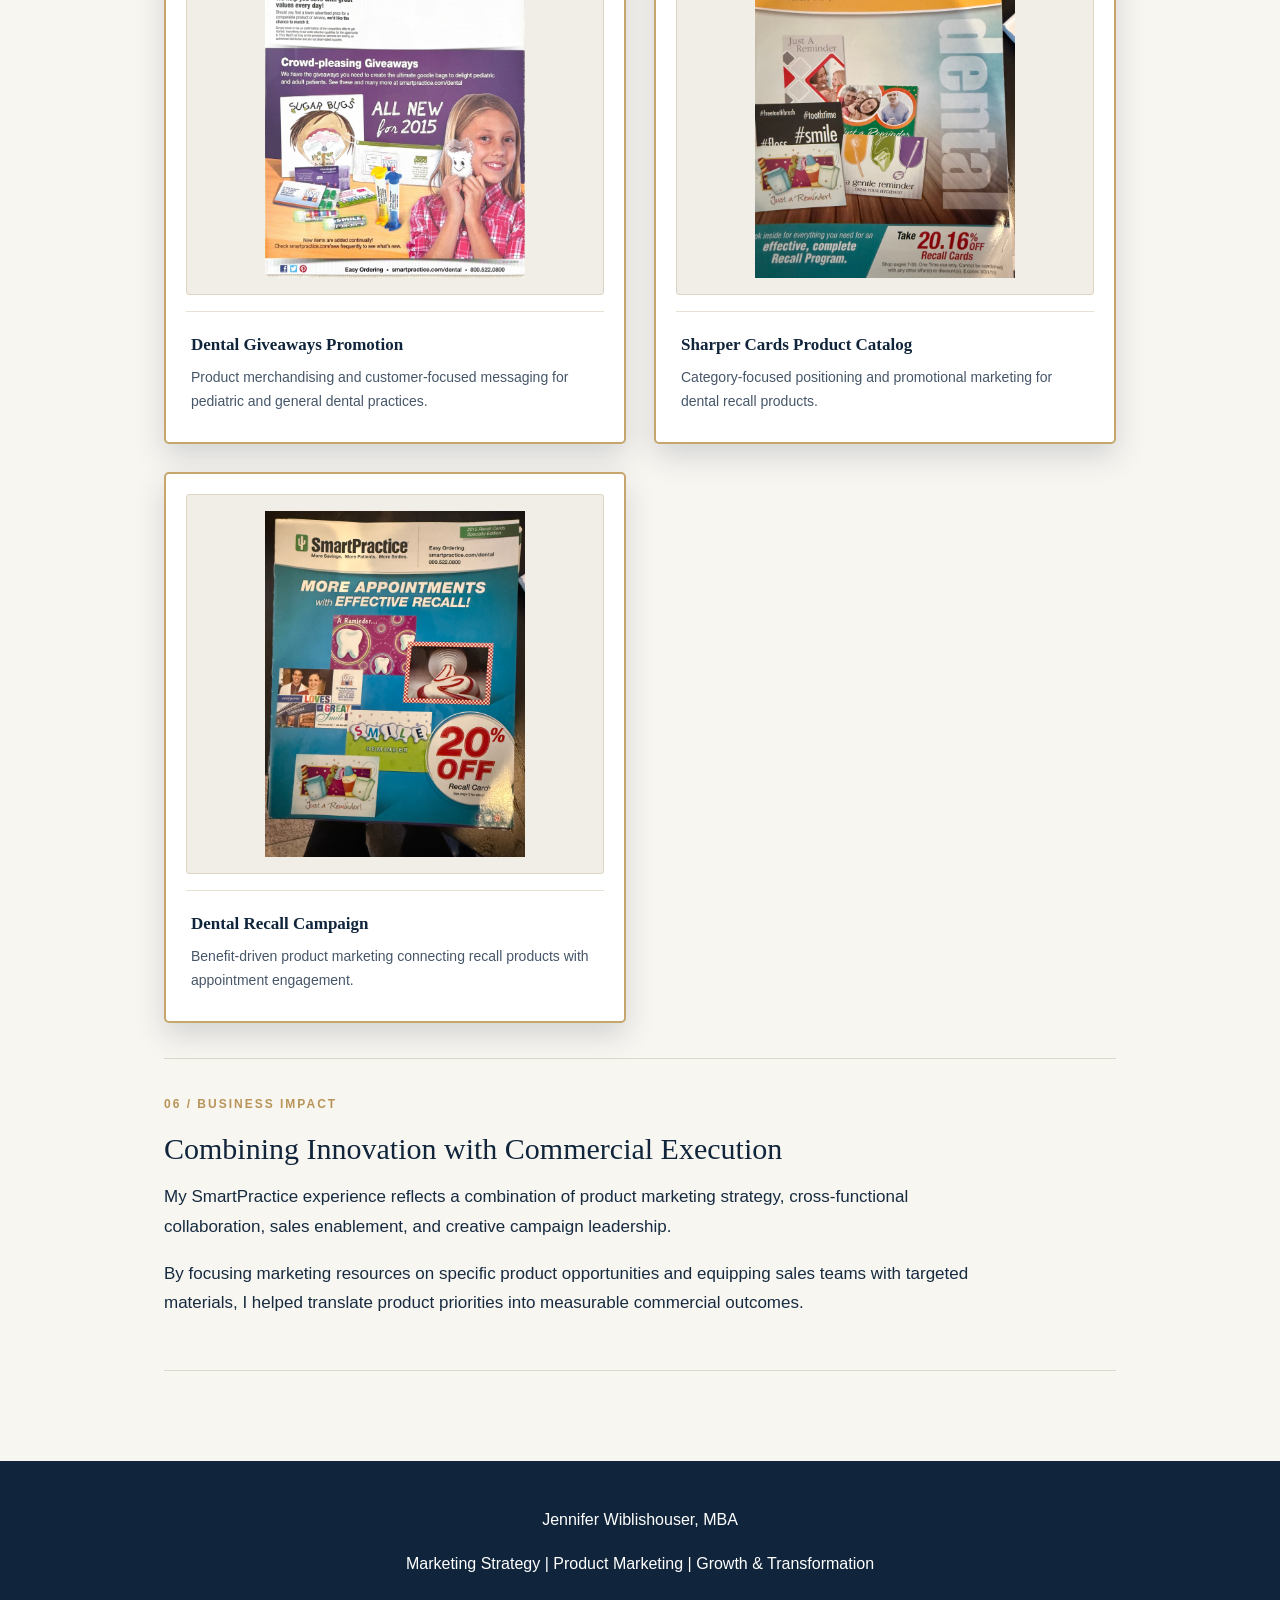
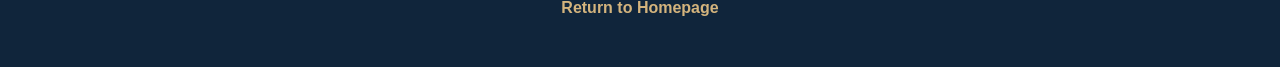
<file: smartpractice-2.html>
<!DOCTYPE html>
<html lang="en">
<head>
<meta charset="UTF-8">
<meta name="viewport" content="width=device-width, initial-scale=1">
<meta name="description" content="SmartPractice product marketing and growth case study by Jennifer Wiblishouser.">
<title>SmartPractice | Jennifer Wiblishouser</title>
<link rel="stylesheet" href="styles.css">

<style>
  /* Refined SmartPractice portfolio gallery */
.sp-gallery {
  gap: 32px;
}

.sp-gallery figure {
  background: #fff;
  border: 2px solid #c6a66d;
  padding: 20px;
  border-radius: 4px;
  box-shadow: 0 12px 30px rgba(16, 37, 59, 0.15);
}

.sp-gallery img {
  width: 100%;
  height: 380px;
  object-fit: contain;
  background: #f1eee8;
  border: 1px solid #ded4c3;
  padding: 16px;
}

.sp-gallery figcaption {
  margin-top: 16px;
  padding: 18px 5px 8px;
  border-top: 1px solid #e8e0d3;
}

.sp-gallery figcaption strong {
  font-family: Georgia, serif;
  font-size: 17px;
}

body.sp-page {
  margin: 0;
  background: #f8f6f1;
  color: #172b40;
  font-family: Arial, sans-serif;
  line-height: 1.75;
}
.sp-page * { box-sizing: border-box; }
.sp-header, .sp-hero, .sp-footer {
  background: #10253b;
  color: #fff;
}
.sp-header { padding: 24px 7%; }
.sp-header a, .sp-footer a {
  color: #d4b47d;
  text-decoration: none;
  font-weight: bold;
}
.sp-hero { padding: 65px 7% 80px; }
.sp-label {
  color: #b89459;
  font-size: 12px;
  font-weight: bold;
  letter-spacing: 2px;
  text-transform: uppercase;
}
.sp-hero .sp-label { color: #d4b47d; }
.sp-hero h1 {
  color: #fff;
  font-family: Georgia, serif;
  font-size: clamp(36px, 5vw, 64px);
  line-height: 1.15;
  max-width: 900px;
  margin: 20px 0;
}
.sp-subtitle {
  max-width: 760px;
  color: #dce3ea;
  font-size: 18px;
}
.sp-metrics {
  display: grid;
  grid-template-columns: repeat(3, 1fr);
  gap: 24px;
  max-width: 980px;
  border-top: 1px solid #927b58;
  margin-top: 50px;
  padding-top: 30px;
}
.sp-metric strong {
  display: block;
  color: #d4b47d;
  font-size: clamp(30px, 4vw, 50px);
  line-height: 1.2;
}
.sp-metric span {
  display: block;
  color: #dce3ea;
  font-size: 14px;
  margin-top: 8px;
}
.sp-content {
  max-width: 1000px;
  margin: auto;
  padding: 65px 24px 90px;
}
.sp-section {
  padding: 35px 0;
  border-bottom: 1px solid #ddd8cc;
}
.sp-section h2 {
  font-family: Georgia, serif;
  font-size: 30px;
  line-height: 1.25;
  color: #10253b;
  margin: 15px 0;
}
.sp-section p { max-width: 850px; font-size: 17px; }
.sp-cards {
  display: grid;
  grid-template-columns: repeat(3, 1fr);
  gap: 18px;
  margin-top: 28px;
}
.sp-card {
  background: #fff;
  border-top: 3px solid #b89459;
  padding: 24px;
}
.sp-card h3 { margin-top: 0; color: #10253b; }
.sp-gallery {
  display: grid;
  grid-template-columns: repeat(2, 1fr);
  gap: 28px;
  margin-top: 30px;
}
.sp-gallery figure {
  margin: 0;
  background: #fff;
  padding: 14px;
  box-shadow: 0 4px 20px #10253b12;
}
.sp-gallery img {
  display: block;
  width: 100%;
  height: 360px;
  object-fit: contain;
  background: #eeeae3;
}
.sp-gallery figcaption {
  padding: 16px 5px 8px;
  font-size: 14px;
  color: #465669;
}
.sp-gallery figcaption strong {
  display: block;
  color: #10253b;
  font-size: 16px;
  margin-bottom: 5px;
}
.sp-footer {
  text-align: center;
  padding: 45px 20px;
}
@media(max-width: 700px) {
  .sp-metrics, .sp-cards, .sp-gallery {
    grid-template-columns: 1fr;
  }
  .sp-hero { padding: 45px 7%; }
  .sp-gallery img { height: auto; }
}

/* Final gallery styling */
.sp-gallery figure {
  background: #ffffff;
  border: 2px solid #c6a66d;
  border-radius: 5px;
  padding: 20px;
  box-shadow: 0 12px 30px rgba(16, 37, 59, 0.16);
}

.sp-gallery img {
  display: block;
  width: 100%;
  height: 380px;
  object-fit: contain;
  background: #f1eee8;
  border: 1px solid #ded4c3;
  padding: 16px;
  border-radius: 3px;
}

.sp-gallery figcaption {
  margin-top: 16px;
  padding: 18px 5px 8px;
  border-top: 1px solid #e8e0d3;
}

.sp-gallery figcaption strong {
  font-family: Georgia, serif;
  font-size: 17px;
}

@media (max-width: 700px) {
  .sp-gallery img {
    height: auto;
    max-height: 450px;
  }
}

</style>
</head>
<body class="sp-page">

<header class="sp-header">
  <a href="index.html">← Jennifer Wiblishouser | Portfolio</a>
</header>

<main>
<section class="sp-hero">
  <div class="sp-label">Featured Work / 02</div>
  <h1>Turning Product Innovation into Measurable Growth</h1>
  <p class="sp-subtitle">
    SmartPractice | Product Marketing, Go-to-Market Strategy,
    Sales Enablement & Brand Leadership
  </p>

  <div class="sp-metrics">
    <div class="sp-metric">
      <strong>1,703%</strong>
      <span>Growth over four months across Zoo Club and other print product initiatives</span>
    </div>
    <div class="sp-metric">
      <strong>35 / 42</strong>
      <span>Prospective customers converted through Zoo Club</span>
    </div>
    <div class="sp-metric">
      <strong>32%</strong>
      <span>Average monthly growth in selected product focus areas</span>
    </div>
  </div>
</section>

<div class="sp-content">

<section class="sp-section">
  <div class="sp-label">01 / The Opportunity</div>
  <h2>Creating Growth Across a Diverse Product Portfolio</h2>
  <p>
    At SmartPractice, I worked across product marketing and
    brand initiatives serving dental, veterinary, and other
    healthcare markets. The opportunity was to strengthen
    product visibility, support sales effectiveness, and
    create focused growth across multiple product categories.
  </p>
</section>

<section class="sp-section">
  <div class="sp-label">02 / The Strategy</div>
  <h2>A Repeatable Approach to Product Growth</h2>
  <p>
    I developed a focused product marketing approach that
    aligned monthly category priorities with targeted
    messaging and sales enablement.
  </p>
  <p>
    Each month, I selected a product focus area, such as
    toothbrushes, goodie bags, appointment reminder cards,
    or one of the club programs. I then equipped the sales
    team with materials designed to communicate product
    benefits and support customer conversations.
  </p>
  <p>
    This approach generated an average 32% monthly growth
    within the selected focus areas.
  </p>

  <div class="sp-cards">
    <div class="sp-card">
      <h3>Product Positioning</h3>
      <p>Connecting product features to customer needs and practical business benefits.</p>
    </div>
    <div class="sp-card">
      <h3>Sales Enablement</h3>
      <p>Providing targeted materials to help sales teams communicate value and generate demand.</p>
    </div>
    <div class="sp-card">
      <h3>Focused Execution</h3>
      <p>Prioritizing specific product categories and measuring performance to inform future initiatives.</p>
    </div>
  </div>
</section>

<section class="sp-section">
  <div class="sp-label">03 / Product Innovation</div>
  <h2>Zoo Club: Bringing a Distinctive Offering to Market</h2>
  <p>
    Zoo Club was a pediatric dental program featuring
    customized stuffed animals designed to create a
    memorable experience for dental practices and their
    young patients.
  </p>
  <p>
    My product marketing work supported the program's
    commercial success, with 35 of 42 prospective
    customers converting, an approximately 83%
    conversion rate among that group.
  </p>
  <p>
    Zoo Club and additional print product initiatives
    contributed to 1,703% growth over a four-month period.
  </p>
</section>

<section class="sp-section">
  <div class="sp-label">04 / Brand Leadership</div>
  <h2>Celebrating 50 Years of SmartPractice</h2>
  <p>
    I co-led SmartPractice's 50th anniversary marketing
    campaign, connecting the company's heritage with
    customer appreciation, brand storytelling, and
    promotional marketing.
  </p>
  <p>
    The campaign included anniversary branding,
    customer-focused messaging, and promotional materials
    across the company's product markets.
  </p>
</section>

<section class="sp-section">
  <div class="sp-label">05 / Selected Marketing Work</div>
  <h2>Bringing Strategy to Life</h2>
  <p>
    Selected examples of print marketing and campaign
    materials from my SmartPractice experience.
  </p>

  <div class="sp-gallery">
    <figure>
      <img src="assets/images/smartpractice-veterinary-catalog.jpg"
           alt="SmartPractice veterinary catalog featuring its 50th anniversary promotion"
           loading="lazy">
      <figcaption>
        <strong>Veterinary Catalog & Anniversary Promotion</strong>
        Product merchandising, promotional messaging,
        and anniversary branding for veterinary customers.
      </figcaption>
    </figure>

    <figure>
      <img src="assets/images/smartpractice-anniversary.jpg"
           alt="SmartPractice 50th anniversary customer appreciation campaign"
           loading="lazy">
      <figcaption>
        <strong>50th Anniversary Campaign</strong>
        Customer appreciation and brand storytelling
        supporting a company-wide milestone.
      </figcaption>
    </figure>

    <figure>
      <img src="assets/images/smartpractice-giveaways.jpg"
           alt="SmartPractice dental giveaways promotional campaign"
           loading="lazy">
      <figcaption>
        <strong>Dental Giveaways Promotion</strong>
        Product merchandising and customer-focused messaging for pediatric and general dental practices.
      </figcaption>
    </figure>

    <figure>
      <img src="assets/images/smartpractice-sharper.jpg"
           alt="Sharper Cards dental recall product catalog"
           loading="lazy">
      <figcaption>
        <strong>Sharper Cards Product Catalog</strong>
        Category-focused positioning and promotional
        marketing for dental recall products.
      </figcaption>
    </figure>

    <figure>
      <img src="assets/images/smartpractice-recall.jpg"
           alt="SmartPractice dental recall marketing catalog"
           loading="lazy">
      <figcaption>
        <strong>Dental Recall Campaign</strong>
        Benefit-driven product marketing connecting
        recall products with appointment engagement.
      </figcaption>
    </figure>
  </div>
</section>

<section class="sp-section">
  <div class="sp-label">06 / Business Impact</div>
  <h2>Combining Innovation with Commercial Execution</h2>
  <p>
    My SmartPractice experience reflects a combination
    of product marketing strategy, cross-functional
    collaboration, sales enablement, and creative
    campaign leadership.
  </p>
  <p>
    By focusing marketing resources on specific product
    opportunities and equipping sales teams with
    targeted materials, I helped translate product
    priorities into measurable commercial outcomes.
  </p>
</section>

</div>
</main>

<footer class="sp-footer">
  <p>Jennifer Wiblishouser, MBA</p>
  <p>Marketing Strategy | Product Marketing | Growth & Transformation</p>
  <a href="index.html">Return to Homepage</a>
</footer>

</body>
</html>
</file>
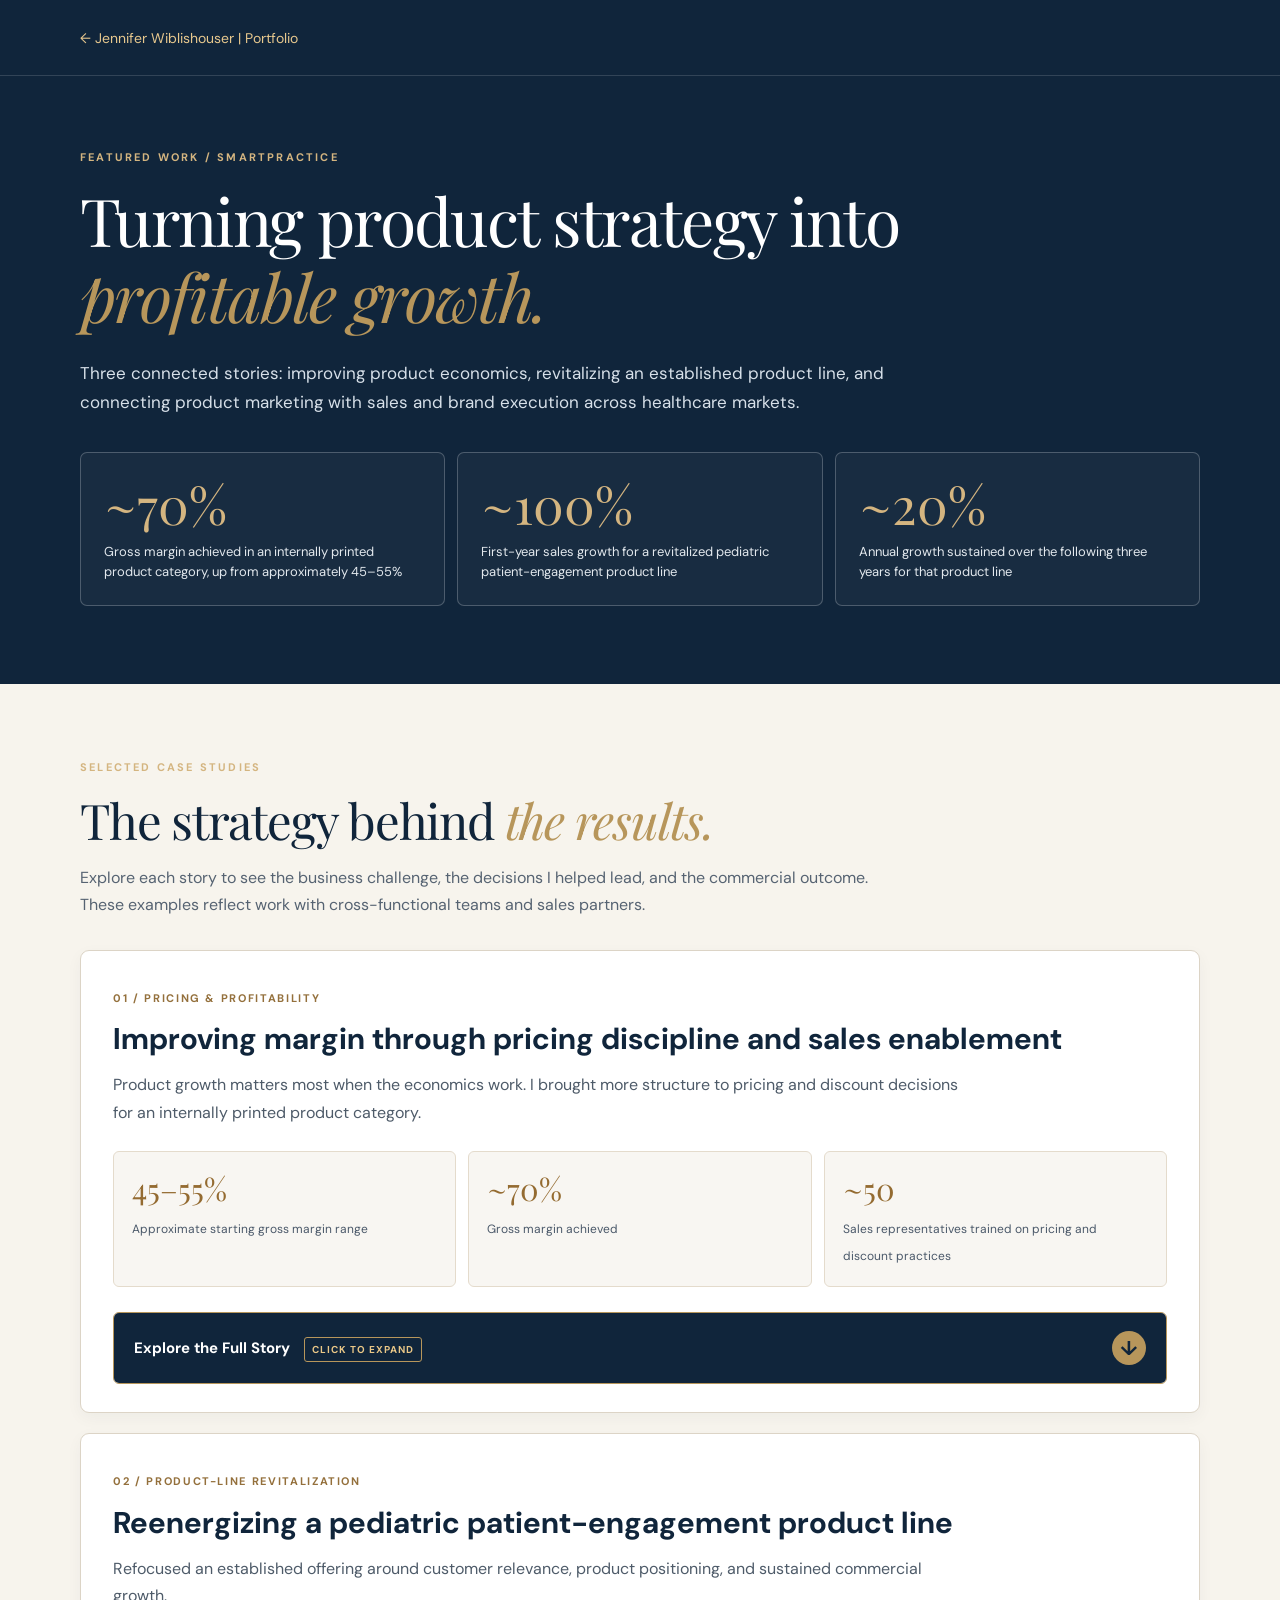
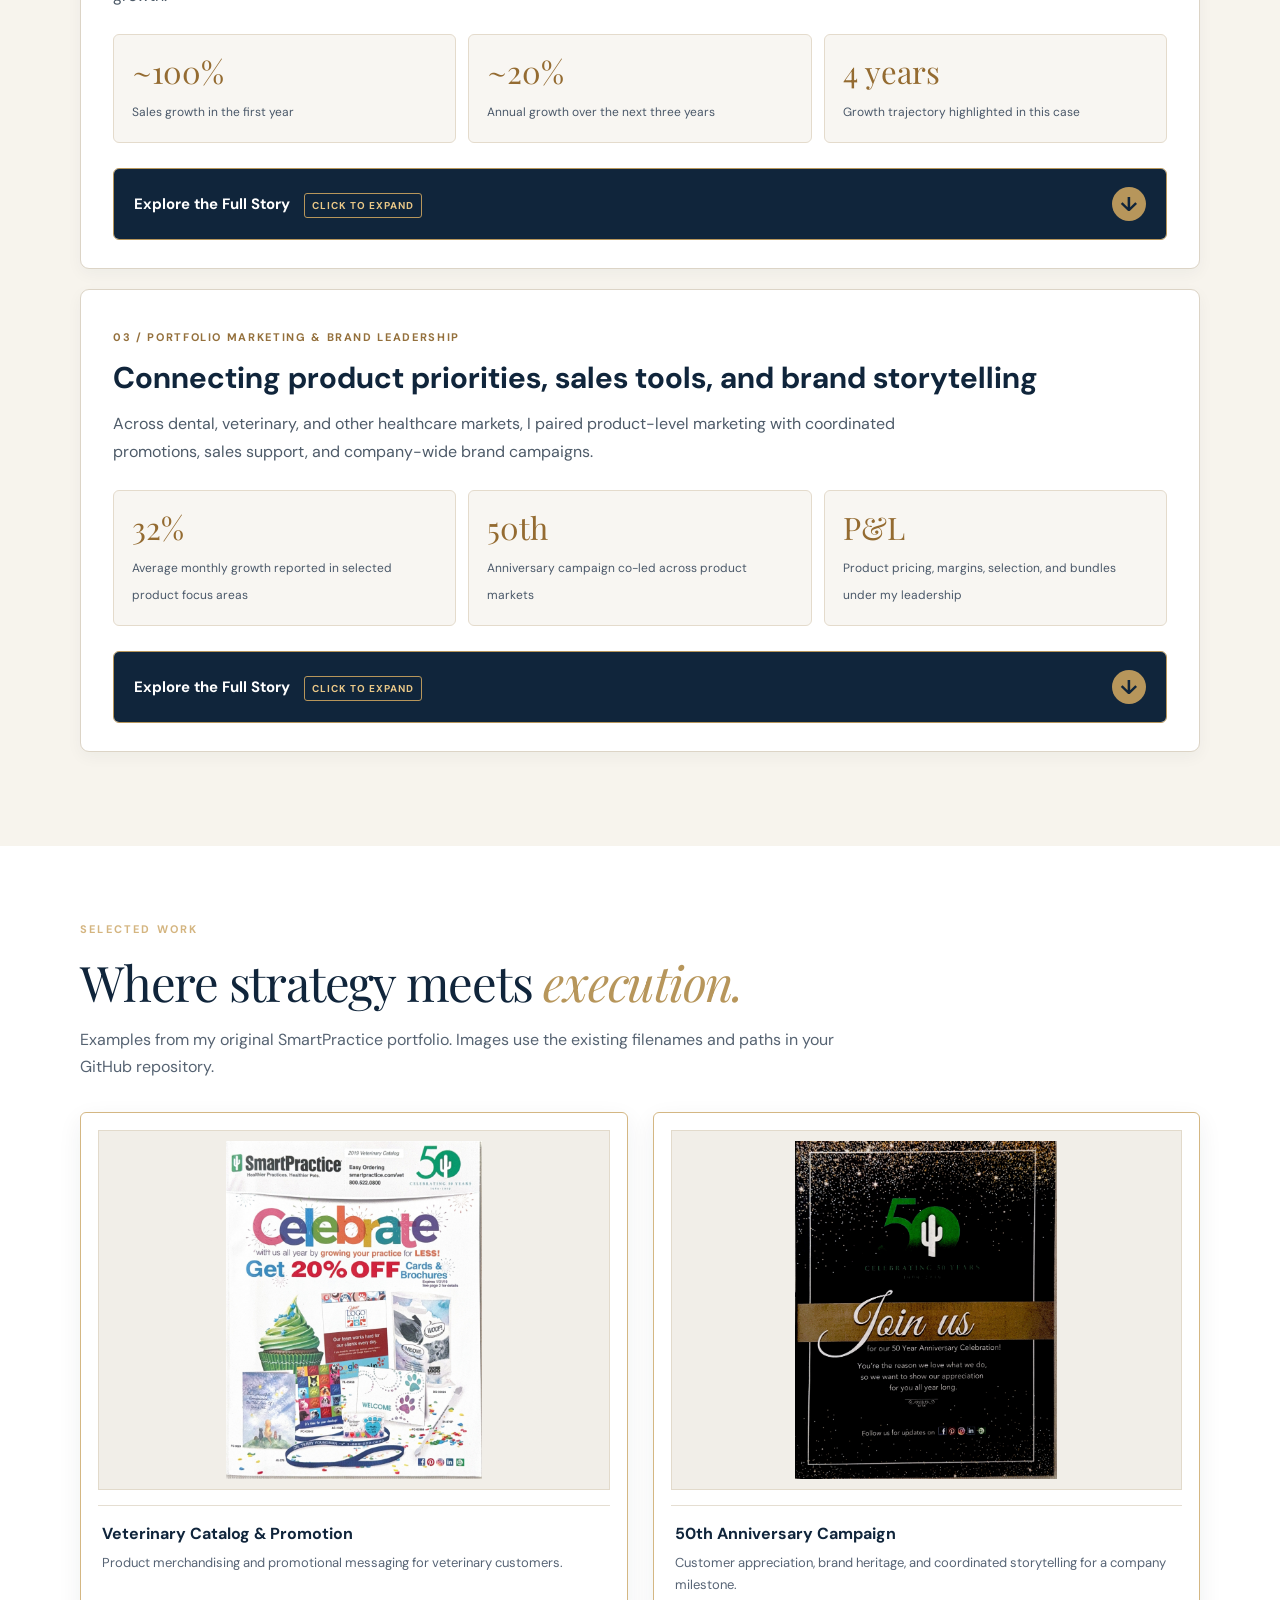
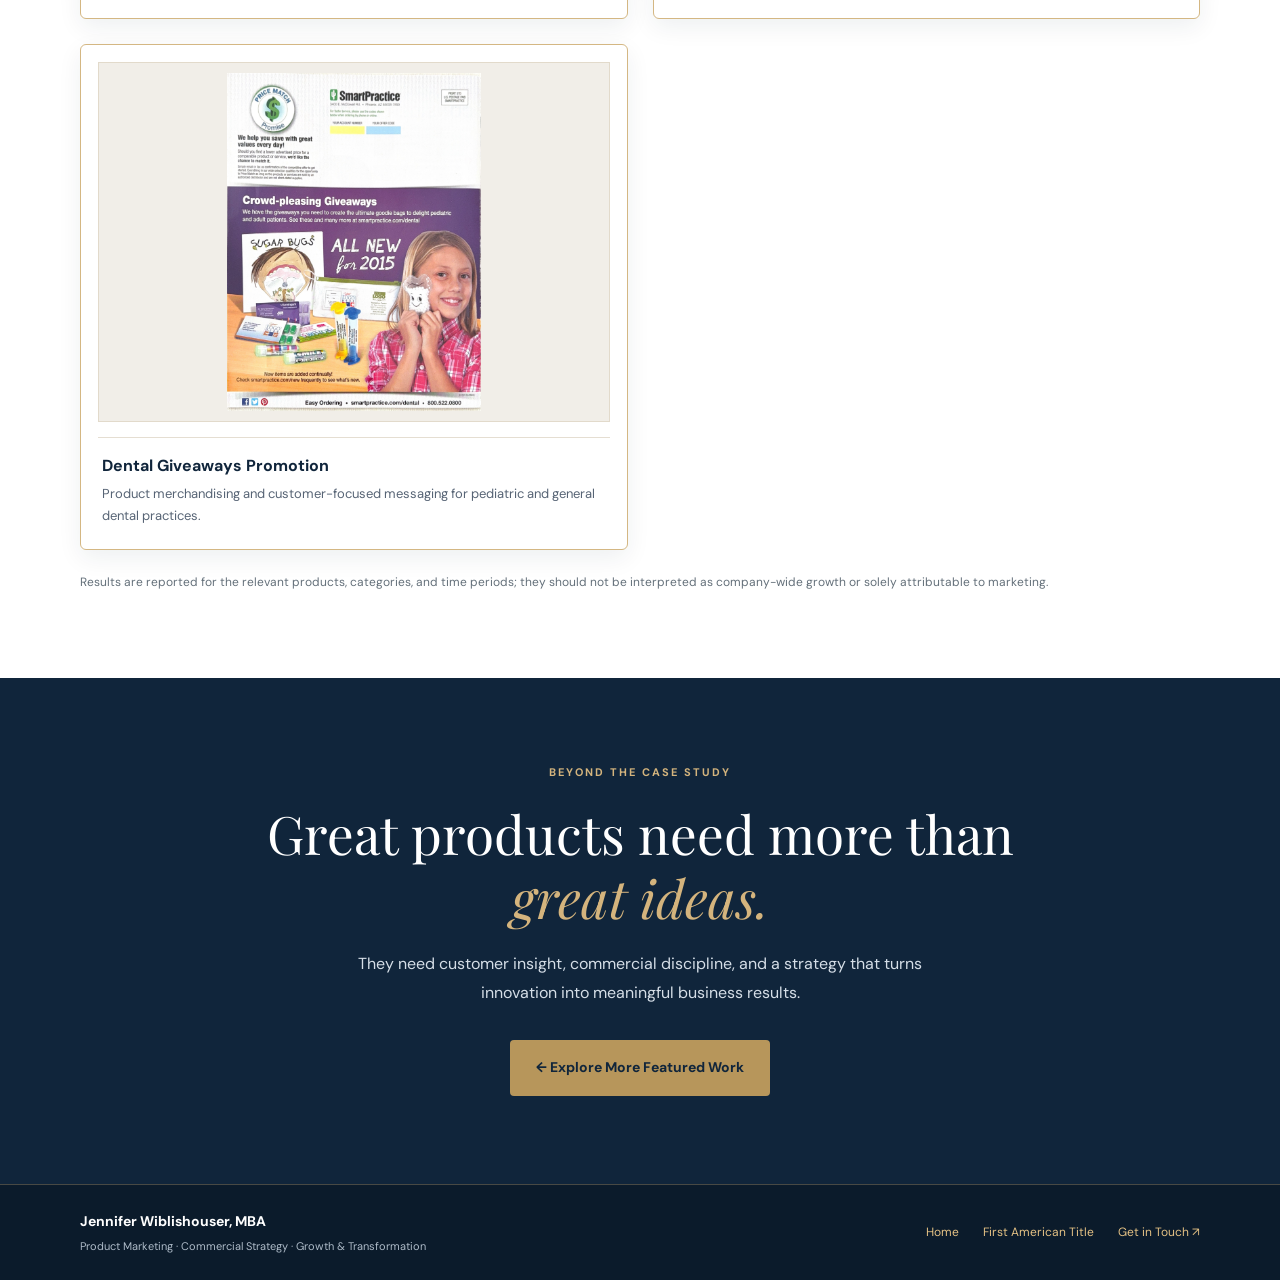
<file: smartpractice.html>
<!doctype html>
<html lang="en">
<head>
<meta charset="utf-8"><meta name="viewport" content="width=device-width, initial-scale=1">
<meta name="description" content="SmartPractice case studies: product profitability, product-line growth, and brand leadership by Jennifer Wiblishouser.">
<meta name="theme-color" content="#10253b"><title>SmartPractice Case Studies | Jennifer Wiblishouser</title>
<link rel="stylesheet" href="styles.css">
<style>
.sp-page{--sp-navy:#10253b;--sp-navy2:#172f47;--sp-cream:#f7f4ed;--sp-gold:#b7965b;--sp-ink:#263648;margin:0;background:var(--sp-cream);color:var(--sp-ink);font-family:'DM Sans',Arial,sans-serif;line-height:1.7}
.sp-page *{box-sizing:border-box}.sp-wrap{width:min(1120px,calc(100% - 44px));margin:auto}.sp-top{background:var(--sp-navy);padding:24px 0;border-bottom:1px solid #ffffff24}.sp-top a{color:#e7c88e;font-size:14px;text-decoration:none}.sp-hero{background:var(--sp-navy);color:#fff;padding:72px 0 78px}.sp-kicker{font-size:11px;font-weight:700;letter-spacing:.2em;text-transform:uppercase;color:#d4b580;margin:0 0 15px}.sp-hero h1,.sp-heading{font-family:'Playfair Display',Georgia,serif;font-weight:400;line-height:1.16;letter-spacing:-.025em}.sp-hero h1{font-size:clamp(39px,5.4vw,66px);max-width:900px;margin:0 0 24px}.sp-hero h1 em,.sp-heading em{color:var(--sp-gold)}.sp-intro{max-width:820px;color:#d7e0e9;font-size:17px;margin:0 0 35px}.sp-stats{display:grid;grid-template-columns:repeat(3,minmax(0,1fr));gap:12px}.sp-stat{border:1px solid #ffffff3a;border-radius:7px;padding:23px;background:#ffffff09}.sp-stat strong{font:400 clamp(35px,4vw,54px)/1.1 'Playfair Display',Georgia,serif;color:#d4b580;display:block;margin-bottom:10px}.sp-stat span{font-size:13px;color:#e2e8ed;line-height:1.55;display:block}.sp-section{padding:74px 0}.sp-heading{font-size:clamp(33px,4vw,49px);color:var(--sp-navy);margin:0 0 15px}.sp-lead{max-width:790px;color:#566372;font-size:16px;margin:0 0 32px}.sp-case{background:#fff;border:1px solid #dcd4c6;border-radius:9px;margin:20px 0;overflow:hidden;box-shadow:0 5px 16px #10253b0b}.sp-case-main{padding:32px 32px 25px}.sp-case-label{font-size:11px;letter-spacing:.15em;text-transform:uppercase;color:#94703c;font-weight:700}.sp-case h3{font-size:clamp(22px,2.7vw,30px);color:var(--sp-navy);margin:9px 0 13px;line-height:1.3}.sp-case-main>p{color:#4e5b69;margin:0 0 18px;max-width:850px}.sp-case-metrics{display:grid;grid-template-columns:repeat(3,minmax(0,1fr));gap:12px;margin:25px 0 0}.sp-mini{background:#f8f6f2;border:1px solid #e4dbcc;border-radius:6px;padding:18px}.sp-mini strong{display:block;color:#946b31;font:400 31px/1.2 'Playfair Display',Georgia,serif;margin-bottom:7px}.sp-mini span{font-size:12px;line-height:1.5;color:#4a5869}.sp-case details{margin:0 32px 28px;border:1px solid #b7965b;border-radius:6px;overflow:hidden}.sp-case summary{cursor:pointer;list-style:none;background:var(--sp-navy);color:#fff;padding:18px 20px;display:flex;align-items:center;justify-content:space-between;gap:12px;font-size:15px;font-weight:700}.sp-case summary::-webkit-details-marker{display:none}.sp-case summary::after{content:'↓';display:inline-grid;place-items:center;flex:none;width:34px;height:34px;border-radius:50%;background:var(--sp-gold);color:var(--sp-navy);font-size:20px}.sp-case details[open] summary::after{content:'↑'}.sp-expand-hint{font-size:10px;letter-spacing:.1em;text-transform:uppercase;color:#e9c787;border:1px solid #b7965b;padding:5px 7px;border-radius:3px;margin-left:10px}.sp-detail-body{padding:27px 26px 18px;background:#fffdf9}.sp-detail-body h4{font-size:15px;color:var(--sp-navy);margin:0 0 7px}.sp-detail-body p{color:#4f5b68;font-size:14px;margin:0 0 22px}.sp-gallery-section{background:#fff;padding:74px 0}.sp-gallery{display:grid;grid-template-columns:repeat(2,minmax(0,1fr));gap:25px}.sp-gallery figure{margin:0;background:#fff;border:1px solid #d4b783;border-radius:6px;padding:17px;box-shadow:0 8px 24px #10253b12}.sp-gallery img{display:block;width:100%;height:360px;object-fit:contain;background:#f1eee8;border:1px solid #e2dacb;padding:10px}.sp-gallery figcaption{border-top:1px solid #e5ded2;padding:14px 4px 5px;margin-top:15px;font-size:13px;color:#576475}.sp-gallery figcaption strong{display:block;font-size:16px;color:var(--sp-navy);margin-bottom:4px}.sp-note{font-size:12px;color:#64707a;margin-top:22px}.sp-footer{background:var(--sp-navy);padding:45px 0;color:#d9e0e7}.sp-footer a{color:#e4c184}.sp-footer p{margin:0 0 9px}.sp-footer-links{display:flex;gap:25px;flex-wrap:wrap;margin-top:18px}.sp-case summary:focus-visible,.sp-page a:focus-visible{outline:3px solid #d4b580;outline-offset:3px}@media(max-width:700px){.sp-hero{padding:50px 0}.sp-stats,.sp-case-metrics,.sp-gallery{grid-template-columns:1fr}.sp-section,.sp-gallery-section{padding:52px 0}.sp-case-main{padding:24px 19px}.sp-case details{margin:0 19px 20px}.sp-case summary{padding:15px}.sp-expand-hint{display:none}.sp-gallery img{height:auto;max-height:440px}.sp-detail-body{padding:20px}}
/* Consistent featured-work navigation button */
.sp-more-work{background:#10253b;text-align:center;padding:0 22px 48px}
.sp-more-work a{display:inline-block;background:#b7965b;color:#10253b;font-weight:700;font-size:14px;padding:15px 22px;border-radius:4px;text-decoration:none;transition:background .2s,transform .2s}
.sp-more-work a:hover{background:#d0af77;transform:translateY(-2px)}

/* Closing section: a deliberate finish after selected work */
.sp-closing{background:#10253b;color:#fff;text-align:center;padding:85px 24px 88px}
.sp-closing-inner{max-width:780px;margin:0 auto}
.sp-closing .sp-kicker{color:#d4b47d;letter-spacing:.18em;font-size:11px;font-weight:700;margin:0 0 20px}
.sp-closing h2{color:#fff;font-family:'Playfair Display',Georgia,serif;font-size:clamp(34px,4.2vw,53px);line-height:1.2;font-weight:400;margin:0 auto 21px}
.sp-closing h2 em{color:#d4b47d;font-weight:400}
.sp-closing-copy{max-width:620px;margin:0 auto 32px;color:#d5dee7;font-size:16px;line-height:1.8}
.sp-closing-button{display:inline-block;background:#b7965b;color:#10253b;font-weight:700;font-size:14px;padding:16px 26px;border-radius:4px;text-decoration:none;transition:background .2s,transform .2s}
.sp-closing-button:hover{background:#d0af77;transform:translateY(-2px)}
.sp-closing-button:focus-visible{outline:3px solid #fff;outline-offset:4px}
@media(max-width:650px){.sp-closing{padding:65px 20px 70px}.sp-closing-copy{font-size:15px}}
@media(prefers-reduced-motion:reduce){.sp-closing-button{transition:none}.sp-closing-button:hover{transform:none}}

/* Compact, intentional footer beneath the closing statement */
.sp-footer{background:#0b1b2b;border-top:1px solid rgba(212,180,125,.3);padding:25px 0;color:#d9e0e7}
.sp-footer .sp-wrap{display:flex;justify-content:space-between;align-items:center;gap:28px;flex-wrap:wrap}
.sp-footer-identity{display:flex;flex-direction:column;gap:3px}
.sp-footer-identity strong{font-size:14px;color:#fff}
.sp-footer-identity span{font-size:11px;color:#aebbc8}
.sp-footer-links{display:flex;align-items:center;gap:24px;flex-wrap:wrap;margin:0}
.sp-footer-links a{color:#e4c184;font-size:12px;text-decoration:none}
.sp-footer-links a:hover{text-decoration:underline}
@media(max-width:700px){.sp-footer .sp-wrap{justify-content:center;text-align:center}.sp-footer-links{justify-content:center;gap:14px}}
</style>
</head>
<body class="sp-page">
<header class="sp-top"><div class="sp-wrap"><a href="index.html">← Jennifer Wiblishouser | Portfolio</a></div></header>
<main>
<section class="sp-hero"><div class="sp-wrap"><p class="sp-kicker">Featured work / SmartPractice</p><h1>Turning product strategy into <em>profitable growth.</em></h1><p class="sp-intro">Three connected stories: improving product economics, revitalizing an established product line, and connecting product marketing with sales and brand execution across healthcare markets.</p>
<div class="sp-stats"><div class="sp-stat"><strong>~70%</strong><span>Gross margin achieved in an internally printed product category, up from approximately 45–55%</span></div><div class="sp-stat"><strong>~100%</strong><span>First-year sales growth for a revitalized pediatric patient-engagement product line</span></div><div class="sp-stat"><strong>~20%</strong><span>Annual growth sustained over the following three years for that product line</span></div></div></div></section>
<section class="sp-section"><div class="sp-wrap"><p class="sp-kicker">Selected case studies</p><h2 class="sp-heading">The strategy behind <em>the results.</em></h2><p class="sp-lead">Explore each story to see the business challenge, the decisions I helped lead, and the commercial outcome. These examples reflect work with cross-functional teams and sales partners.</p>
<article class="sp-case"><div class="sp-case-main"><span class="sp-case-label">01 / Pricing & profitability</span><h3>Improving margin through pricing discipline and sales enablement</h3><p>Product growth matters most when the economics work. I brought more structure to pricing and discount decisions for an internally printed product category.</p><div class="sp-case-metrics"><div class="sp-mini"><strong>45–55%</strong><span>Approximate starting gross margin range</span></div><div class="sp-mini"><strong>~70%</strong><span>Gross margin achieved</span></div><div class="sp-mini"><strong>~50</strong><span>Sales representatives trained on pricing and discount practices</span></div></div></div><details><summary><span>Explore the Full Story <span class="sp-expand-hint">Click to expand</span></span></summary><div class="sp-detail-body"><h4>The challenge</h4><p>Inconsistent discounting could undermine profitability, even when sales volume was healthy.</p><h4>My approach</h4><p>With product P&amp;L responsibility, I standardized discounting practices, connected pricing decisions to margin goals, and trained approximately 50 sales representatives on the updated approach.</p><h4>The result</h4><p>Gross margin in the internally printed category improved from approximately 45–55% to around 70%. The work connected product strategy, commercial discipline, and frontline execution.</p></div></details></article>
<article class="sp-case"><div class="sp-case-main"><span class="sp-case-label">02 / Product-line revitalization</span><h3>Reenergizing a pediatric patient-engagement product line</h3><p>Refocused an established offering around customer relevance, product positioning, and sustained commercial growth.</p><div class="sp-case-metrics"><div class="sp-mini"><strong>~100%</strong><span>Sales growth in the first year</span></div><div class="sp-mini"><strong>~20%</strong><span>Annual growth over the next three years</span></div><div class="sp-mini"><strong>4 years</strong><span>Growth trajectory highlighted in this case</span></div></div></div><details><summary><span>Explore the Full Story <span class="sp-expand-hint">Click to expand</span></span></summary><div class="sp-detail-body"><h4>The challenge</h4><p>An established pediatric patient-engagement line needed renewed momentum and a clearer connection to the needs of dental practices.</p><h4>My approach</h4><p>I helped refresh the product offering and its commercial positioning, combining product development, merchandising, and marketing support for the sales team.</p><h4>The result</h4><p>The line achieved approximately 100% sales growth in its first year of revitalization and approximately 20% annual growth in each of the following three years.</p></div></details></article>
<article class="sp-case"><div class="sp-case-main"><span class="sp-case-label">03 / Portfolio marketing & brand leadership</span><h3>Connecting product priorities, sales tools, and brand storytelling</h3><p>Across dental, veterinary, and other healthcare markets, I paired product-level marketing with coordinated promotions, sales support, and company-wide brand campaigns.</p><div class="sp-case-metrics"><div class="sp-mini"><strong>32%</strong><span>Average monthly growth reported in selected product focus areas</span></div><div class="sp-mini"><strong>50th</strong><span>Anniversary campaign co-led across product markets</span></div><div class="sp-mini"><strong>P&amp;L</strong><span>Product pricing, margins, selection, and bundles under my leadership</span></div></div></div><details><summary><span>Explore the Full Story <span class="sp-expand-hint">Click to expand</span></span></summary><div class="sp-detail-body"><h4>The challenge</h4><p>A broad healthcare product portfolio required clear priorities and messaging that sales teams could translate into useful customer conversations.</p><h4>My approach</h4><p>I established rotating product focus areas, supported each with positioning and sales materials, and connected promotional execution to category performance. I also co-led SmartPractice's 50th anniversary marketing campaign, incorporating brand heritage and customer appreciation.</p><h4>The result</h4><p>Selected product focus areas averaged 32% monthly growth during the initiatives described in the original portfolio. The anniversary campaign brought a consistent brand story to multiple customer markets.</p></div></details></article>
</div></section>
<section class="sp-gallery-section"><div class="sp-wrap"><p class="sp-kicker">Selected work</p><h2 class="sp-heading">Where strategy meets <em>execution.</em></h2><p class="sp-lead">Examples from my original SmartPractice portfolio. Images use the existing filenames and paths in your GitHub repository.</p><div class="sp-gallery">
<figure><img src="assets/images/smartpractice-veterinary-catalog.jpg" alt="SmartPractice veterinary product catalog and promotional creative" loading="lazy"><figcaption><strong>Veterinary Catalog &amp; Promotion</strong>Product merchandising and promotional messaging for veterinary customers.</figcaption></figure>
<figure><img src="assets/images/smartpractice-anniversary.jpg" alt="SmartPractice 50th anniversary customer appreciation campaign" loading="lazy"><figcaption><strong>50th Anniversary Campaign</strong>Customer appreciation, brand heritage, and coordinated storytelling for a company milestone.</figcaption></figure>
<figure><img src="assets/images/smartpractice-giveaways.jpg" alt="SmartPractice dental giveaways promotional campaign" loading="lazy"><figcaption><strong>Dental Giveaways Promotion</strong>Product merchandising and customer-focused messaging for pediatric and general dental practices.</figcaption></figure>
</div><p class="sp-note">Results are reported for the relevant products, categories, and time periods; they should not be interpreted as company-wide growth or solely attributable to marketing.</p></div></section>
</main><section class="sp-closing" aria-labelledby="sp-closing-title">
  <div class="sp-wrap sp-closing-inner">
    <p class="sp-kicker">BEYOND THE CASE STUDY</p>
    <h2 id="sp-closing-title">Great products need more than <em>great ideas.</em></h2>
    <p class="sp-closing-copy">They need customer insight, commercial discipline, and a strategy that turns innovation into meaningful business results.</p>
    <a class="sp-closing-button" href="index.html#impact">← Explore More Featured Work</a>
  </div>
</section><footer class="sp-footer"><div class="sp-wrap"><div class="sp-footer-identity"><strong>Jennifer Wiblishouser, MBA</strong><span>Product Marketing · Commercial Strategy · Growth &amp; Transformation</span></div><nav class="sp-footer-links" aria-label="Case study footer navigation"><a href="index.html">Home</a><a href="first-american.html">First American Title</a><a href="mailto:jwiblishouser@icloud.com">Get in Touch ↗</a></nav></div></footer>
</body></html>
</file>
<file: styles.css>
@import url('https://fonts.googleapis.com/css2?family=DM+Sans:wght@400;500;600;700&family=Playfair+Display:ital,wght@0,400;0,500;0,600;1,400;1,500&display=swap');
:root{--navy:#10253b;--navy2:#172f47;--cream:#f7f4ed;--paper:#fffdf8;--gold:#b7965b;--ink:#263648;--muted:#657180;--line:#e4dfd5}*{box-sizing:border-box}html{scroll-behavior:smooth}body{margin:0;color:var(--ink);background:var(--paper);font-family:'DM Sans',Arial,sans-serif;-webkit-font-smoothing:antialiased}a{color:inherit;text-decoration:none}button{font:inherit}.container{width:min(1160px,calc(100% - 64px));margin:auto}.skip-link{position:absolute;top:-100px;left:16px;background:white;color:black;padding:12px;z-index:30}.skip-link:focus{top:12px}.site-header{position:relative;z-index:10;background:var(--navy);border-bottom:1px solid rgba(255,255,255,.13)}.nav-wrap{height:84px;display:flex;align-items:center;justify-content:space-between}.wordmark{font-family:'Playfair Display',serif;color:white;font-size:34px;letter-spacing:-2px}.wordmark-dot{color:var(--gold)}.nav-links{display:flex;align-items:center;gap:33px}.nav-links a{font-size:12px;letter-spacing:.08em;color:#e4e9ed;transition:color .2s}.nav-links a:hover{color:#e0bd81}.nav-links .nav-cta{border:1px solid rgba(215,186,130,.7);padding:12px 18px;color:#f5dfb6}.nav-cta span{margin-left:9px}.menu-toggle{display:none}.hero{background:var(--navy);color:#fff;overflow:hidden}.hero-grid{display:grid;grid-template-columns:1.2fr .8fr;gap:58px;align-items:center;padding:102px 0 90px;min-height:665px}.eyebrow,.section-label{font-size:11px;letter-spacing:.22em;font-weight:700}.eyebrow{color:#d8bc8e;display:flex;align-items:center;gap:14px}.eyebrow-line{width:28px;height:1px;background:var(--gold)}h1,h2,h3,p{margin-top:0}h1,h2{font-family:'Playfair Display',Georgia,serif;font-weight:400}h1{font-size:clamp(45px,5vw,74px);line-height:1.13;letter-spacing:-.035em;margin:25px 0 30px}h1 em,h2 em{color:var(--gold);font-weight:400}h1 em{white-space:nowrap}.hero-description{font-size:16px;line-height:1.85;max-width:570px;color:#d2dae1}.hero-description strong{color:#fff;font-weight:600}.hero-actions,.contact-actions{display:flex;gap:22px;align-items:center;flex-wrap:wrap;margin-top:35px}.btn{display:inline-flex;gap:23px;align-items:center;justify-content:center;padding:16px 24px;font-size:12px;font-weight:700;letter-spacing:.05em;transition:transform .2s,background .2s}.btn:hover{transform:translateY(-2px)}.btn-primary,.btn-gold{background:var(--gold);color:#10253b}.btn-primary:hover,.btn-gold:hover{background:#d0af77}.btn-text{padding-left:0;color:white}.availability{font-size:11px;color:#d0d8df;margin:45px 0 0;letter-spacing:.02em}.availability-dot{display:inline-block;width:7px;height:7px;border-radius:50%;background:#b8cf9c;margin-right:8px}.hero-art{position:relative;height:445px;border:1px solid rgba(207,179,126,.5);padding:15px}.hero-art-border{position:absolute;inset:28px -18px -20px 30px;border:1px solid rgba(207,179,126,.28);pointer-events:none}.hero-art-inner{height:100%;background:linear-gradient(145deg,#1e3a54,#102337 70%);display:flex;flex-direction:column;align-items:center;justify-content:center;position:relative;overflow:hidden}.hero-art-inner:before,.hero-art-inner:after{content:"";position:absolute;width:390px;height:390px;border:1px solid rgba(183,150,91,.17);border-radius:50%}.hero-art-inner:after{width:280px;height:280px}.art-kicker,.art-caption,.art-corner{font-size:10px;letter-spacing:.22em;color:#d4b884;z-index:1}.art-kicker{position:absolute;top:32px}.art-initials{font-family:'Playfair Display',serif;font-size:130px;letter-spacing:-.12em;padding-right:15px;z-index:1;color:#f3eee4}.art-rule{height:1px;width:56px;background:var(--gold);z-index:1;margin-bottom:20px}.art-caption i{font-style:normal;padding:0 5px}.art-corner{position:absolute;bottom:-42px;right:0;font-size:9px}.hero-bottom{display:flex;align-items:center;justify-content:space-between;padding-bottom:25px;font-size:9px;letter-spacing:.22em;color:#9eabb7}.down-arrow{font-size:23px}.section{padding:110px 0}.section-light{background:var(--paper)}.about-grid{display:grid;grid-template-columns:.9fr 1.1fr;gap:100px}.section-label{color:#a0804d;margin-bottom:23px}.section h2{font-size:clamp(37px,4.1vw,59px);line-height:1.2;letter-spacing:-.025em;margin-bottom:28px}.section-light h2 em,.section-cream h2 em,.video-section h2 em{color:#a7834d}.about-body{padding-top:34px}.about-body p,.approach-intro,.video-grid p{font-size:15px;line-height:1.9;color:#576270}.about-body .lead{font-size:20px;line-height:1.6;color:var(--ink);font-weight:500}.text-link{display:inline-block;margin-top:14px;color:#96703a;font-weight:700;font-size:12px;border-bottom:1px solid #c8b18a;padding-bottom:9px}.text-link span{margin-left:12px}.section-navy{background:var(--navy2);color:white}.section-heading{display:flex;justify-content:space-between;gap:45px;align-items:end;margin-bottom:40px}.section-label-gold{color:#d1ae76}.section-heading h2{margin:0}.section-aside{color:#c1cbd5;font-size:13px;line-height:1.8;max-width:300px;margin:0}.impact-grid{display:grid;grid-template-columns:repeat(3,1fr);border:1px solid rgba(255,255,255,.18)}.impact-card{padding:38px 33px 35px;min-height:325px;display:flex;flex-direction:column}.impact-card+.impact-card{border-left:1px solid rgba(255,255,255,.18)}.impact-index{font-size:10px;letter-spacing:.2em;color:#aab6c1}.impact-number{font-family:'Playfair Display',serif;font-size:75px;letter-spacing:-.06em;color:#d4b580;margin:17px 0 9px}.impact-number span{font-size:42px}.impact-card h3{font-size:15px;font-weight:600;margin-bottom:12px}.impact-card p{color:#c5ced7;font-size:12px;line-height:1.75;margin-bottom:28px}.impact-tag{font-size:9px;letter-spacing:.17em;color:#d4b580;margin-top:auto}.impact-note{color:#aebcc9;font-size:11px;line-height:1.7;margin:22px 0 0}.section-cream{background:var(--cream)}.approach-grid{display:grid;grid-template-columns:1fr 1fr;gap:100px}.approach-intro{max-width:350px}.principles article{display:grid;grid-template-columns:38px 1fr;gap:18px;padding:26px 0;border-bottom:1px solid #d9d4ca}.principles article:first-child{padding-top:5px}.principles article>span{font-size:11px;color:#ad8b59;padding-top:5px}.principles h3{font-size:17px;font-weight:600;margin-bottom:8px}.principles p{font-size:13px;color:#64707a;line-height:1.75;margin:0}.video-section{background:#fff}.video-grid{display:grid;grid-template-columns:1fr 1fr;gap:80px;align-items:center}.video-note{font-style:italic;font-size:12px!important}.video-placeholder{aspect-ratio:16/9;background:linear-gradient(135deg,#1d3951,#10253b);display:flex;align-items:center;justify-content:center;flex-direction:column;gap:15px;border:9px solid #f0ede7;color:#d8bd8b;font-size:11px;letter-spacing:.18em}.video-placeholder .play-icon{font-size:24px;border:1px solid #b7965b;width:72px;height:72px;border-radius:50%;display:flex;align-items:center;justify-content:center;padding-left:4px}.video-placeholder small{font-size:9px;color:#abb7c3}.contact-section{background:var(--navy);color:white;text-align:center}.contact-inner{max-width:740px}.contact-section h2{font-size:clamp(42px,5vw,68px)}.contact-section p:not(.section-label){color:#cbd4dd;font-size:15px;line-height:1.85}.contact-actions{justify-content:center}.btn-outline{border:1px solid #9d865f;color:#f2e4c9}.setup-note{font-size:11px!important;color:#aab5bf!important;margin:27px 0 0}.footer{background:#0b1b2b;color:#aeb9c3}.footer-content{min-height:86px;display:flex;justify-content:space-between;align-items:center;font-size:11px}.footer-content>span:first-child{font-family:'Playfair Display',serif;color:#fff;font-size:27px}.footer-content a:hover{color:white}:focus-visible{outline:3px solid #d5ad6b;outline-offset:4px}@media(max-width:900px){.hero-grid{gap:30px}.hero-art{height:360px}.art-initials{font-size:90px}.about-grid,.approach-grid,.video-grid{gap:45px}.section{padding:75px 0}.impact-card{padding:30px 22px}.impact-number{font-size:60px}}@media(max-width:700px){.container{width:min(100% - 36px,1160px)}.nav-wrap{height:70px}.menu-toggle{display:flex;flex-direction:column;gap:5px;background:none;border:0;padding:10px;cursor:pointer}.menu-toggle span{width:24px;height:2px;background:white}.nav-links{display:none;position:absolute;top:70px;left:0;right:0;background:#10253b;padding:25px 20px 30px;flex-direction:column;align-items:flex-start;gap:24px;border-top:1px solid #33495b}.nav-links.is-open{display:flex}.hero-grid,.about-grid,.approach-grid,.video-grid{grid-template-columns:1fr}.hero-grid{padding:65px 0 55px;gap:60px}.hero-art{height:330px;max-width:440px;width:calc(100% - 20px)}.hero-bottom{padding-top:10px}.hero-bottom span:first-child{display:none}h1{font-size:clamp(43px,9vw,60px)}h1 em{white-space:normal}.section-heading{display:block}.section-aside{margin-top:15px}.impact-grid{grid-template-columns:1fr}.impact-card{min-height:250px}.impact-card+.impact-card{border-left:0;border-top:1px solid rgba(255,255,255,.18)}.about-body{padding-top:0}.contact-actions{gap:12px}.footer-content{gap:14px;flex-wrap:wrap;padding:22px 0}.section{padding:68px 0}}@media(prefers-reduced-motion:reduce){html{scroll-behavior:auto}*,*:before,*:after{transition:none!important}}

/* Clean headshot presentation */
.hero-art-inner::before,
.hero-art-inner::after {
  display: none !important;
}

/* Keep the portrait above decorative elements */
.hero-art-inner img {
  position: relative;
  z-index: 2;
  border-radius: 0;
}

/* Remove decorative circles from portrait */
.hero-art-inner {
  background-image: none !important;
}

.hero-art-inner::before,
.hero-art-inner::after,
.hero-art::before,
.hero-art::after {
  content: none !important;
  display: none !important;
}
/* Hide decorative numbers on achievement cards */
.impact-index {
  display: none !important;
}


/* =========================================
   JW PORTFOLIO — DESIGN ENHANCEMENTS
   Navy · Cream · Gold
   ========================================= */

/* More balanced homepage headline */
.hero-grid {
  grid-template-columns: minmax(0, 1.15fr) minmax(0, 0.85fr);
  gap: 55px;
}

.hero-copy {
  min-width: 0;
}

.hero h1 {
  font-size: clamp(43px, 4.5vw, 65px);
  line-height: 1.16;
  letter-spacing: -0.035em;
}

.hero h1 em {
  white-space: normal;
}

/* Refined portrait */
.hero-art {
  transition: transform 0.35s ease;
}

.hero-art:hover {
  transform: translateY(-4px);
}

/* Modern impact cards */
.impact-grid {
  gap: 16px;
  border: none;
}

.impact-card {
  position: relative;
  border: 1px solid rgba(255,255,255,0.16);
  border-radius: 8px;
  background: rgba(255,255,255,0.035);
  padding: 35px 28px;
  min-height: 320px;
  transition:
    transform 0.3s ease,
    border-color 0.3s ease,
    background 0.3s ease;
}

.impact-card + .impact-card {
  border-left: 1px solid rgba(255,255,255,0.16);
}

.impact-card:hover {
  transform: translateY(-6px);
  border-color: var(--gold);
  background: rgba(255,255,255,0.065);
}

.impact-number {
  font-size: clamp(52px, 5vw, 70px);
  margin: 5px 0 14px;
}

.impact-number span {
  font-size: 0.55em;
}

.impact-card h3 {
  font-size: 17px;
  margin-bottom: 12px;
}

.impact-card p {
  font-size: 13px;
  line-height: 1.8;
}

/* Button refinements */
.btn-primary,
.btn-gold {
  border-radius: 4px;
}

.btn-primary:hover,
.btn-gold:hover {
  box-shadow: 0 8px 24px rgba(0,0,0,0.18);
}

/* Mobile layout refinements */
@media (max-width: 900px) {
  .hero-grid {
    grid-template-columns: minmax(0, 1fr) minmax(0, 0.85fr);
    gap: 30px;
  }

  .hero h1 {
    font-size: clamp(40px, 5vw, 55px);
  }
}

@media (max-width: 700px) {
  .hero-grid {
    grid-template-columns: 1fr;
    gap: 50px;
  }

  .hero h1 {
    font-size: clamp(40px, 9vw, 54px);
  }

  .impact-grid {
    grid-template-columns: 1fr;
    gap: 14px;
  }

  .impact-card {
    min-height: auto;
    padding: 30px 25px;
  }

  .impact-card + .impact-card {
    border-top: 1px solid rgba(255,255,255,0.16);
  }
}

/* Respect reduced-motion preferences */
@media (prefers-reduced-motion: reduce) {
  .hero-art,
  .impact-card {
    transition: none;
  }

  .hero-art:hover,
  .impact-card:hover {
    transform: none;
  }
}
</file>
